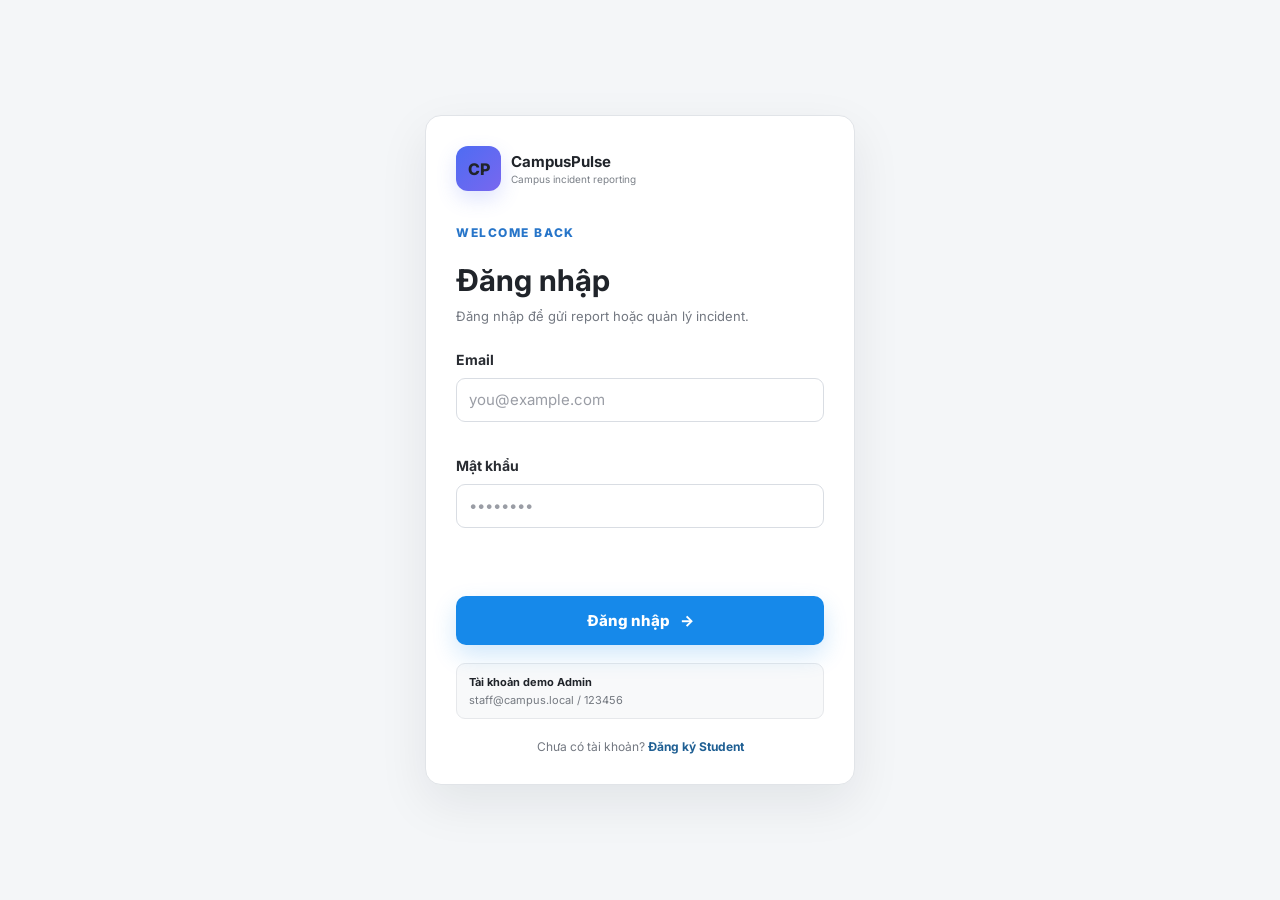
<file: templates/login.html>
<!doctype html>
<html lang="vi">
<head>
  <meta charset="utf-8" />
  <meta name="viewport" content="width=device-width, initial-scale=1" />
  <title>CampusPulse • Đăng nhập</title>
  <link rel="preconnect" href="https://fonts.googleapis.com">
  <link rel="preconnect" href="https://fonts.gstatic.com" crossorigin>
  <link href="https://fonts.googleapis.com/css2?family=Inter:wght@400;500;600;700;800&display=swap" rel="stylesheet">
  <link rel="stylesheet" href="/static/css/style.css" />
</head>
<body class="auth-page">
  <main class="auth-shell">
    <section class="auth-card">
      <a class="auth-brand" href="/login">
        <span class="brand-mark">CP</span>
        <span><strong>CampusPulse</strong><small>Campus incident reporting</small></span>
      </a>

      <div class="auth-heading">
        <span class="eyebrow">WELCOME BACK</span>
        <h1>Đăng nhập</h1>
        <p>Đăng nhập để gửi report hoặc quản lý incident.</p>
      </div>

      <form id="loginForm" class="auth-form" novalidate>
        <label class="field">
          <span class="field-label">Email</span>
          <input id="loginEmail" type="email" autocomplete="email" placeholder="you@example.com" required />
        </label>
        <label class="field">
          <span class="field-label">Mật khẩu</span>
          <input id="loginPassword" type="password" autocomplete="current-password" placeholder="••••••••" required />
        </label>
        <p id="loginError" class="auth-error"></p>
        <button id="loginBtn" class="submit-btn auth-submit" type="submit"><span>Đăng nhập</span><span>→</span></button>
      </form>

      <div class="auth-demo-note">
        <strong>Tài khoản demo Admin</strong>
        <span>staff@campus.local / 123456</span>
      </div>

      <p class="auth-switch">Chưa có tài khoản? <a href="/register">Đăng ký Student</a></p>
    </section>
  </main>
  <script src="/static/js/api.js"></script>
  <script src="/static/js/login.js"></script>
</body>
</html>
</file>
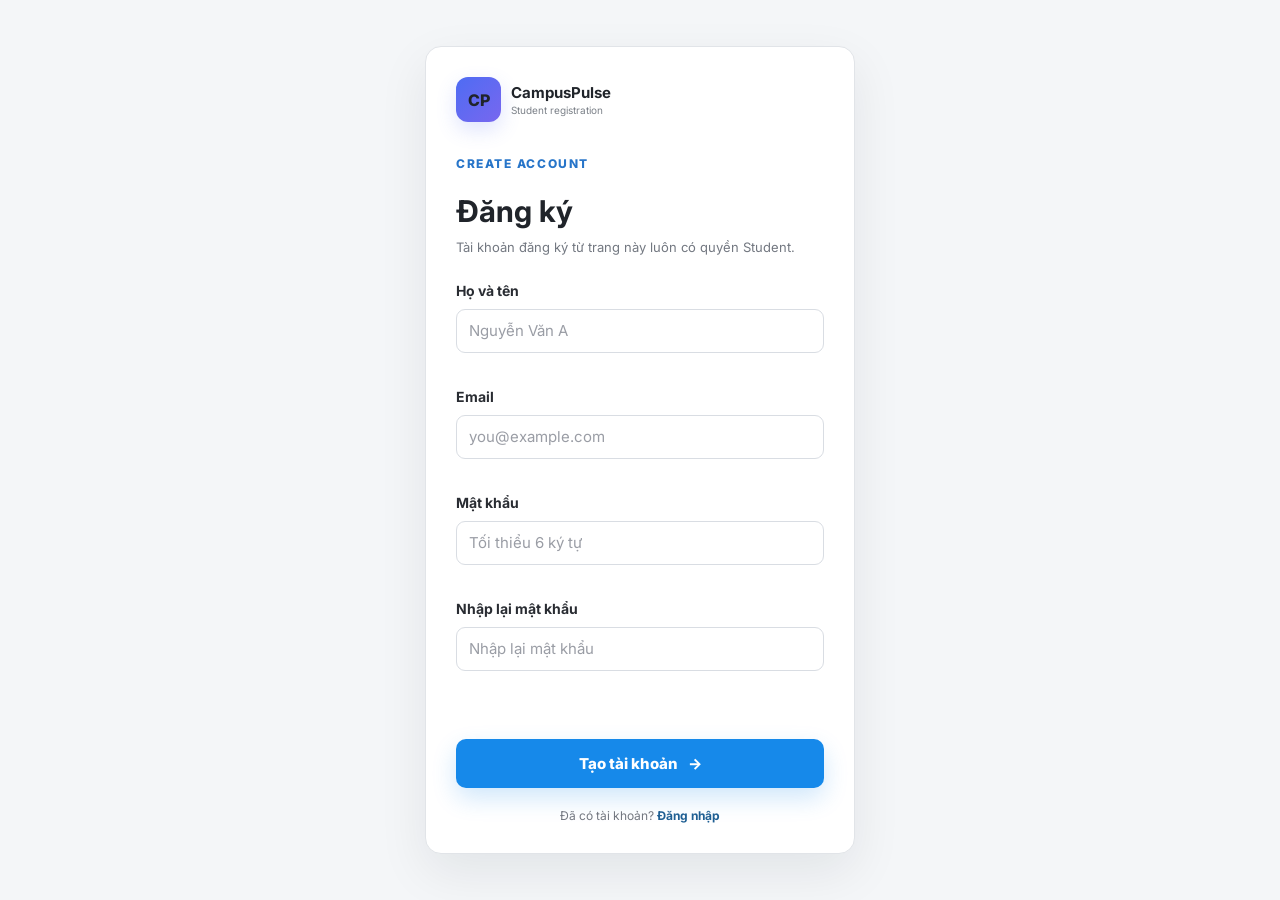
<file: templates/register.html>
<!doctype html>
<html lang="vi">
<head>
  <meta charset="utf-8" />
  <meta name="viewport" content="width=device-width, initial-scale=1" />
  <title>CampusPulse • Đăng ký</title>
  <link rel="preconnect" href="https://fonts.googleapis.com">
  <link rel="preconnect" href="https://fonts.gstatic.com" crossorigin>
  <link href="https://fonts.googleapis.com/css2?family=Inter:wght@400;500;600;700;800&display=swap" rel="stylesheet">
  <link rel="stylesheet" href="/static/css/style.css" />
</head>
<body class="auth-page">
  <main class="auth-shell">
    <section class="auth-card">
      <a class="auth-brand" href="/login">
        <span class="brand-mark">CP</span>
        <span><strong>CampusPulse</strong><small>Student registration</small></span>
      </a>

      <div class="auth-heading">
        <span class="eyebrow">CREATE ACCOUNT</span>
        <h1>Đăng ký</h1>
        <p>Tài khoản đăng ký từ trang này luôn có quyền Student.</p>
      </div>

      <form id="registerForm" class="auth-form" novalidate>
        <label class="field">
          <span class="field-label">Họ và tên</span>
          <input id="registerName" type="text" autocomplete="name" maxlength="100" placeholder="Nguyễn Văn A" required />
        </label>
        <label class="field">
          <span class="field-label">Email</span>
          <input id="registerEmail" type="email" autocomplete="email" placeholder="you@example.com" required />
        </label>
        <label class="field">
          <span class="field-label">Mật khẩu</span>
          <input id="registerPassword" type="password" autocomplete="new-password" minlength="6" maxlength="72" placeholder="Tối thiểu 6 ký tự" required />
        </label>
        <label class="field">
          <span class="field-label">Nhập lại mật khẩu</span>
          <input id="registerConfirm" type="password" autocomplete="new-password" minlength="6" maxlength="72" placeholder="Nhập lại mật khẩu" required />
        </label>
        <p id="registerError" class="auth-error"></p>
        <button id="registerBtn" class="submit-btn auth-submit" type="submit"><span>Tạo tài khoản</span><span>→</span></button>
      </form>

      <p class="auth-switch">Đã có tài khoản? <a href="/login">Đăng nhập</a></p>
    </section>
  </main>
  <script src="/static/js/api.js"></script>
  <script src="/static/js/register.js"></script>
</body>
</html>
</file>
<file: static/css/style.css>
:root {
  --bg: #07101f;
  --surface: rgba(15, 26, 48, 0.82);
  --surface-2: #101d35;
  --surface-3: #152541;
  --text: #f7f9ff;
  --muted: #9daccc;
  --line: rgba(255, 255, 255, 0.09);
  --blue: #5a7dff;
  --cyan: #16d6d0;
  --violet: #8d5bff;
  --green: #32d583;
  --yellow: #f6c85f;
  --orange: #ffb84d;
  --red: #ff6577;
  --shadow: 0 24px 70px rgba(0, 0, 0, 0.32);
}

* { box-sizing: border-box; }
html { scroll-behavior: smooth; }
body {
  margin: 0;
  min-height: 100vh;
  font-family: Inter, system-ui, -apple-system, BlinkMacSystemFont, "Segoe UI", sans-serif;
  color: var(--text);
  background: var(--bg);
}
a { color: inherit; text-decoration: none; }
button, input, select, textarea { font: inherit; }
button, select { cursor: pointer; }

/* ========================= STUDENT ========================= */
.student-body {
  overflow-x: hidden;
  background:
    radial-gradient(circle at 15% 20%, rgba(90, 125, 255, .22), transparent 32%),
    radial-gradient(circle at 80% 15%, rgba(141, 91, 255, .18), transparent 28%),
    linear-gradient(135deg, #07101f 0%, #09162b 48%, #081120 100%);
}

.ambient { position: fixed; border-radius: 50%; filter: blur(85px); pointer-events: none; opacity: .45; }
.ambient-one { width: 420px; height: 420px; background: #246cff; left: -180px; bottom: -150px; }
.ambient-two { width: 350px; height: 350px; background: #7b3fff; right: -140px; top: 120px; }

.topbar {
  width: min(1180px, calc(100% - 40px));
  margin: 0 auto;
  padding: 28px 0;
  display: flex;
  align-items: center;
  justify-content: space-between;
  position: relative;
  z-index: 2;
}

.brand { display: inline-flex; align-items: center; gap: 12px; }
.brand-mark {
  width: 42px; height: 42px; border-radius: 13px;
  display: grid; place-items: center;
  font-weight: 800; letter-spacing: -.5px;
  background: linear-gradient(135deg, var(--blue), var(--violet));
  box-shadow: 0 10px 28px rgba(90,125,255,.35);
}
.brand strong { display: block; font-size: 15px; }
.brand small { display: block; color: var(--muted); margin-top: 3px; font-size: 11px; }
.admin-link {
  color: #dce4ff; font-size: 13px; font-weight: 600;
  padding: 11px 15px; border: 1px solid var(--line); border-radius: 12px;
  background: rgba(255,255,255,.04);
}

.student-shell {
  width: min(1180px, calc(100% - 40px));
  margin: 0 auto;
  min-height: calc(100vh - 112px);
  display: grid;
  grid-template-columns: 1.05fr .95fr;
  gap: 78px;
  align-items: center;
  padding: 40px 0 70px;
  position: relative;
  z-index: 1;
}

.eyebrow {
  display: inline-block;
  color: #80e9e6;
  letter-spacing: .14em;
  font-weight: 800;
  font-size: 11px;
  margin-bottom: 16px;
}
.hero-copy h1, .dashboard-head h1 { margin: 0; letter-spacing: -.045em; }
.hero-copy h1 { font-size: clamp(44px, 5vw, 72px); line-height: 1.03; max-width: 700px; }
.hero-copy h1 span {
  background: linear-gradient(90deg, #86f5ee, #79a2ff 52%, #b397ff);
  -webkit-background-clip: text; background-clip: text; color: transparent;
}
.hero-copy > p { color: var(--muted); line-height: 1.8; max-width: 610px; font-size: 16px; margin: 24px 0 32px; }

.mini-stats { display: grid; grid-template-columns: repeat(3, 1fr); gap: 12px; max-width: 650px; }
.mini-stats div { padding: 15px 16px; border-radius: 15px; border: 1px solid var(--line); background: rgba(255,255,255,.035); }
.mini-stats strong { font-size: 13px; display: block; }
.mini-stats span { color: var(--muted); display: block; font-size: 10px; margin-top: 5px; line-height: 1.45; }

.report-card {
  background: linear-gradient(180deg, rgba(17,31,56,.95), rgba(10,21,40,.94));
  border: 1px solid rgba(151, 176, 255, .16);
  box-shadow: var(--shadow);
  border-radius: 26px;
  padding: 26px;
  backdrop-filter: blur(18px);
}
.card-heading { display: flex; align-items: center; justify-content: space-between; margin-bottom: 24px; }
.card-heading > div { display: flex; align-items: center; gap: 9px; }
.status-dot { width: 9px; height: 9px; border-radius: 50%; background: var(--cyan); box-shadow: 0 0 0 5px rgba(22,214,208,.11); }
.card-kicker { color: #cdd7f2; font-size: 11px; font-weight: 800; letter-spacing: .12em; }
.badge { padding: 7px 10px; border-radius: 999px; background: rgba(90,125,255,.13); color: #9fb3ff; font-weight: 700; font-size: 11px; border: 1px solid rgba(90,125,255,.25); }

.field { display: block; margin-bottom: 18px; }
.field-label { display: block; font-size: 12px; font-weight: 700; margin-bottom: 9px; color: #e8edff; }
.field-label b { color: #7fb3ff; }
select, textarea, input, .search-box {
  width: 100%;
  color: #eef2ff;
  background: rgba(5, 13, 26, .74);
  border: 1px solid rgba(255,255,255,.10);
  border-radius: 14px;
  outline: none;
  transition: .2s ease;
}
select { padding: 14px 42px 14px 14px; appearance: none; }
input { padding: 14px; }
input:disabled { opacity: .48; cursor: not-allowed; }
.select-wrap { position: relative; }
.select-wrap::after { content: "⌄"; position: absolute; right: 16px; top: 50%; transform: translateY(-54%); color: #9daed1; pointer-events: none; }
textarea { resize: vertical; min-height: 138px; padding: 14px; line-height: 1.6; }
select:focus, textarea:focus, input:focus, .search-box:focus-within { border-color: rgba(90,125,255,.75); box-shadow: 0 0 0 4px rgba(90,125,255,.10); }
textarea::placeholder, input::placeholder { color: #5f7093; }
.textarea-meta { display: flex; justify-content: space-between; gap: 10px; color: #657696; margin-top: 6px; font-size: 10px; }
.field-error { display: block; color: #ff8592; min-height: 13px; margin-top: 6px; font-size: 10px; }
.field-help { display: block; color: #637697; font-size: 9px; line-height: 1.45; margin-top: 6px; }
.location-grid { display: grid; grid-template-columns: 1fr 1fr; gap: 12px; }

.submit-btn {
  width: 100%; border: 0; border-radius: 15px; padding: 14px 15px;
  display: flex; align-items: center; justify-content: center; gap: 10px;
  color: white; font-weight: 800;
  background: linear-gradient(90deg, #4f78ff, #7a58ff);
  box-shadow: 0 14px 30px rgba(89, 91, 255, .28);
  transition: transform .18s ease, filter .18s ease;
}
.submit-btn:hover { transform: translateY(-1px); filter: brightness(1.06); }
.submit-btn:disabled { opacity: .55; cursor: not-allowed; transform: none; }
.submit-icon { font-size: 16px; }
.form-note { margin: 12px 0 0; text-align: center; color: #60708f; font-size: 10px; }

.toast {
  position: fixed; right: 24px; bottom: 24px; z-index: 99;
  display: flex; gap: 12px; align-items: center;
  padding: 14px 16px; min-width: 350px;
  border: 1px solid rgba(50,213,131,.24);
  background: rgba(8, 27, 27, .96); border-radius: 16px;
  box-shadow: var(--shadow); transform: translateY(140%); opacity: 0; transition: .28s ease;
}
.toast.show { transform: translateY(0); opacity: 1; }
.toast-icon { width: 34px; height: 34px; border-radius: 50%; display: grid; place-items: center; background: rgba(50,213,131,.15); color: var(--green); font-weight: 800; }
.toast strong, .toast span { display: block; }
.toast strong { font-size: 12px; }
.toast span { color: #91a4aa; font-size: 10px; margin-top: 4px; max-width: 310px; line-height: 1.45; }

/* ========================= ADMIN COMMON ========================= */
.admin-body { background: #08111f; display: grid; grid-template-columns: 238px 1fr; }
.sidebar {
  position: sticky; top: 0; height: 100vh;
  padding: 24px 18px; border-right: 1px solid var(--line);
  background: linear-gradient(180deg, #0a1527, #09111f);
  display: flex; flex-direction: column;
}
.brand-sidebar { padding: 0 6px 24px; border-bottom: 1px solid var(--line); }
.nav-stack { display: grid; gap: 7px; margin-top: 22px; }
.nav-item { color: #8fa0bf; padding: 11px 12px; border-radius: 12px; font-size: 12px; font-weight: 650; display: flex; align-items: center; gap: 10px; }
.nav-item.active, .nav-item:hover { color: #f4f7ff; background: rgba(90,125,255,.10); }
.nav-item.active { border: 1px solid rgba(90,125,255,.15); }
.sidebar-footer { margin-top: auto; color: #71819f; font-size: 10px; padding: 10px 6px 2px; }
.live-pill { display: inline-flex; align-items: center; gap: 7px; color: #8edfb6; font-size: 10px; font-weight: 700; }
.live-pill span { width: 7px; height: 7px; border-radius: 50%; background: var(--green); box-shadow: 0 0 0 4px rgba(50,213,131,.11); }

.dashboard { padding: 34px clamp(24px, 4vw, 58px) 60px; min-width: 0; }
.dashboard-head { display: flex; justify-content: space-between; gap: 24px; align-items: flex-end; }
.dashboard-head h1 { font-size: clamp(32px, 4vw, 48px); }
.dashboard-head p { color: var(--muted); margin: 10px 0 0; font-size: 13px; line-height: 1.6; }
.head-actions { display: flex; align-items: center; gap: 12px; }
.last-updated { color: #667695; font-size: 10px; }
.refresh-btn, .clear-filters-btn {
  border: 1px solid var(--line); color: #dbe4ff;
  background: rgba(255,255,255,.035); padding: 10px 13px; border-radius: 11px; font-weight: 700; font-size: 11px;
}
.refresh-btn:hover, .clear-filters-btn:hover { background: rgba(255,255,255,.065); }

.metrics-grid { display: grid; grid-template-columns: repeat(4, 1fr); gap: 14px; margin-top: 30px; }
.metric-card {
  padding: 18px; min-height: 130px; border-radius: 18px;
  border: 1px solid var(--line); background: linear-gradient(180deg, rgba(17,30,52,.92), rgba(12,22,40,.9));
  display: flex; flex-direction: column; justify-content: space-between;
}
.metric-card span { color: #98a8c7; font-size: 11px; font-weight: 700; }
.metric-card strong { font-size: 34px; letter-spacing: -.04em; margin: 8px 0; }
.metric-card small { color: #5f708e; font-size: 9px; }
.metric-primary { background: linear-gradient(135deg, rgba(77,113,255,.24), rgba(101,62,211,.18)); border-color: rgba(91,122,255,.24); }
.metric-danger { background: linear-gradient(135deg, rgba(255,101,119,.13), rgba(74,19,31,.16)); border-color: rgba(255,101,119,.19); }
.metric-warning { background: linear-gradient(135deg, rgba(246,200,95,.11), rgba(78,58,18,.14)); border-color: rgba(246,200,95,.18); }
.metric-success { background: linear-gradient(135deg, rgba(50,213,131,.10), rgba(17,69,48,.14)); border-color: rgba(50,213,131,.18); }

.reports-panel { margin-top: 20px; padding: 21px; border-radius: 20px; border: 1px solid var(--line); background: rgba(12,22,39,.78); }
.panel-head { display: flex; align-items: center; justify-content: space-between; gap: 20px; }
.panel-head h2 { margin: 0; font-size: 16px; }
.panel-head p { color: #71819f; font-size: 10px; margin: 6px 0 0; line-height: 1.55; }
.empty-state { text-align: center; padding: 48px 20px 34px; color: #667795; }
.empty-state div { font-size: 35px; }
.empty-state h3 { color: #aab7d0; margin: 10px 0 5px; font-size: 13px; }
.empty-state p { font-size: 10px; }
.hidden { display: none !important; }

/* ========================= INCIDENT DASHBOARD ========================= */
.incident-list { display: grid; gap: 12px; margin-top: 18px; }
.incident-row {
  position: relative;
  display: grid;
  grid-template-columns: 6px 82px 1.35fr .9fr .55fr 1fr 48px;
  gap: 16px;
  align-items: center;
  min-height: 86px;
  padding: 14px 14px 14px 0;
  border-radius: 16px;
  border: 1px solid transparent;
  transition: .18s ease;
}
.incident-row:hover { transform: translateY(-1px); filter: brightness(1.04); }
.incident-new {
  background: linear-gradient(90deg, rgba(255,101,119,.16), rgba(255,101,119,.055) 48%, rgba(17,28,48,.72));
  border-color: rgba(255,101,119,.30);
}
.incident-processing {
  background: linear-gradient(90deg, rgba(246,200,95,.15), rgba(246,200,95,.052) 48%, rgba(17,28,48,.72));
  border-color: rgba(246,200,95,.28);
}
.incident-done {
  background: linear-gradient(90deg, rgba(50,213,131,.14), rgba(50,213,131,.045) 48%, rgba(17,28,48,.72));
  border-color: rgba(50,213,131,.27);
}
.incident-accent { width: 6px; height: 100%; border-radius: 16px 0 0 16px; }
.incident-new .incident-accent { background: var(--red); box-shadow: 0 0 22px rgba(255,101,119,.35); }
.incident-processing .incident-accent { background: var(--yellow); box-shadow: 0 0 22px rgba(246,200,95,.28); }
.incident-done .incident-accent { background: var(--green); box-shadow: 0 0 22px rgba(50,213,131,.25); }
.incident-id-block { display: grid; gap: 4px; }
.incident-label { color: #687997; font-size: 8px; font-weight: 800; letter-spacing: .12em; }
.incident-id-block strong { font-size: 15px; }
.incident-main strong { display: block; font-size: 12px; }
.incident-main span { color: #8393b2; display: block; margin-top: 5px; font-size: 9px; }
.incident-location span, .incident-room span { display: block; color: #687997; font-size: 8px; margin-bottom: 5px; }
.incident-location strong, .incident-room strong { font-size: 10px; }
.incident-status-block { display: grid; justify-items: start; gap: 6px; }
.report-time { color: #71819f; font-size: 8px; }
.status-pill { display: inline-flex; align-items: center; border-radius: 999px; padding: 6px 9px; font-size: 8px; font-weight: 800; white-space: nowrap; }
.status-pill-new { color: #ff9da8; background: rgba(255,101,119,.15); border: 1px solid rgba(255,101,119,.20); }
.status-pill-processing { color: #ffe095; background: rgba(246,200,95,.14); border: 1px solid rgba(246,200,95,.19); }
.status-pill-done { color: #82ebb1; background: rgba(50,213,131,.14); border: 1px solid rgba(50,213,131,.18); }
.status-pill-collecting { color: #9aafff; background: rgba(90,125,255,.13); border: 1px solid rgba(90,125,255,.18); }

.status-menu-wrap { position: relative; justify-self: end; }
.dots-btn {
  width: 38px; height: 34px; border-radius: 10px;
  border: 1px solid rgba(255,255,255,.10); background: rgba(4,11,22,.44);
  display: flex; align-items: center; justify-content: center; gap: 4px;
}
.dots-btn:hover { background: rgba(255,255,255,.07); }
.dots-btn span { width: 4px; height: 4px; border-radius: 50%; background: #c4cee3; }
.status-menu {
  position: absolute; right: 0; top: 42px; z-index: 20;
  width: 170px; padding: 6px;
  border: 1px solid rgba(255,255,255,.11); border-radius: 12px;
  background: #0b1729; box-shadow: 0 18px 45px rgba(0,0,0,.38);
}
.status-menu-item {
  width: 100%; border: 0; background: transparent; color: #b8c3d9;
  display: flex; align-items: center; gap: 9px; text-align: left;
  padding: 9px 10px; border-radius: 8px; font-size: 10px;
}
.status-menu-item:hover, .status-menu-item.selected { background: rgba(255,255,255,.06); color: white; }
.menu-status-dot { width: 7px; height: 7px; border-radius: 50%; }
.menu-new { background: var(--red); }
.menu-processing { background: var(--yellow); }
.menu-done { background: var(--green); }

/* ========================= ADMIN REPORTS ========================= */
.reports-summary-grid { display: grid; grid-template-columns: repeat(3, minmax(0, 1fr)); gap: 12px; margin-top: 26px; }
.summary-chip {
  padding: 15px 17px; border-radius: 15px; border: 1px solid var(--line);
  background: rgba(255,255,255,.026); display: flex; align-items: center; justify-content: space-between; gap: 16px;
}
.summary-chip span { color: #7e8eaa; font-size: 9px; }
.summary-chip strong { font-size: 14px; }
.report-filters {
  display: grid;
  grid-template-columns: 1.5fr repeat(5, minmax(120px, .65fr)) auto;
  gap: 9px;
  margin-top: 18px;
}
.report-filters select { padding: 11px 34px 11px 11px; font-size: 9px; border-radius: 11px; }
.reports-search { display: flex; align-items: center; gap: 8px; padding: 0 12px; border-radius: 11px; }
.reports-search span { color: #71829f; }
.reports-search input { padding: 11px 0; border: 0; background: transparent; box-shadow: none !important; font-size: 10px; }
.clear-filters-btn { white-space: nowrap; }
.cluster-list { display: grid; gap: 16px; margin-top: 18px; }
.cluster-card {
  border: 1px solid var(--line); border-radius: 18px; overflow: hidden;
  background: linear-gradient(180deg, rgba(16,29,50,.86), rgba(10,20,36,.86));
}
.cluster-card.cluster-new { border-color: rgba(255,101,119,.24); }
.cluster-card.cluster-processing { border-color: rgba(246,200,95,.22); }
.cluster-card.cluster-done { border-color: rgba(50,213,131,.21); }
.cluster-card.cluster-collecting { border-color: rgba(90,125,255,.20); }
.cluster-head { padding: 17px 18px; display: flex; align-items: flex-start; justify-content: space-between; gap: 20px; border-bottom: 1px solid var(--line); }
.cluster-kicker { color: #7e90b1; font-size: 8px; text-transform: uppercase; letter-spacing: .12em; font-weight: 800; }
.cluster-title-block h3 { margin: 6px 0 7px; font-size: 15px; }
.cluster-location-line { display: flex; gap: 8px; color: #91a1bd; font-size: 10px; }
.cluster-badges { display: flex; align-items: center; gap: 8px; }
.count-badge { color: #c0cbe1; background: rgba(255,255,255,.055); border: 1px solid var(--line); border-radius: 999px; padding: 6px 9px; font-size: 8px; font-weight: 700; }
.cluster-stats { display: grid; grid-template-columns: repeat(3, 1fr); gap: 1px; background: var(--line); }
.cluster-stats > div { background: #0c1729; padding: 12px 18px; }
.cluster-stats span { display: block; color: #687997; font-size: 8px; margin-bottom: 5px; }
.cluster-stats strong { font-size: 9px; color: #b9c5da; font-weight: 600; }
.cluster-report-section { padding: 16px 18px 18px; }
.cluster-report-heading { display: flex; justify-content: space-between; gap: 16px; align-items: center; margin-bottom: 11px; }
.cluster-report-heading strong { font-size: 10px; }
.cluster-report-heading span { color: #647593; font-size: 8px; }
.raw-report-list { display: grid; gap: 8px; }
.raw-report-card { padding: 12px 13px; border-radius: 12px; border: 1px solid rgba(255,255,255,.065); background: rgba(255,255,255,.022); }
.raw-report-topline { display: flex; justify-content: space-between; gap: 12px; align-items: center; }
.raw-report-topline strong { font-size: 9px; }
.raw-report-topline span { color: #657695; font-size: 8px; }
.raw-report-card p { margin: 8px 0 10px; color: #bdc8dc; line-height: 1.55; font-size: 10px; }
.raw-report-meta { display: flex; flex-wrap: wrap; gap: 6px; }
.raw-report-meta span { color: #8090ac; background: rgba(255,255,255,.035); border-radius: 7px; padding: 4px 6px; font-size: 7px; }

/* ========================= RESPONSIVE ========================= */
@media (max-width: 1250px) {
  .report-filters { grid-template-columns: repeat(3, 1fr); }
  .reports-search { grid-column: span 2; }
}

@media (max-width: 1050px) {
  .student-shell { gap: 34px; }
  .metrics-grid { grid-template-columns: repeat(2, 1fr); }
  .incident-row { grid-template-columns: 6px 70px 1fr 1fr 70px 48px; }
  .incident-room { grid-column: 4; }
  .incident-status-block { grid-column: 5; }
}

@media (max-width: 800px) {
  .student-shell { grid-template-columns: 1fr; padding-top: 20px; }
  .hero-copy { text-align: center; }
  .hero-copy > p { margin-left: auto; margin-right: auto; }
  .mini-stats { margin: 0 auto; }
  .admin-body { display: block; }
  .sidebar { position: static; height: auto; flex-direction: row; align-items: center; gap: 10px; overflow-x: auto; }
  .brand-sidebar { border: 0; padding: 0; margin-right: 10px; }
  .nav-stack { display: flex; margin: 0; }
  .sidebar-footer { display: none; }
  .incident-row { grid-template-columns: 6px 65px 1fr 80px 48px; }
  .incident-location { grid-column: 3; }
  .incident-room { grid-column: 4; }
  .incident-status-block { grid-column: 3 / 5; }
  .status-menu-wrap { grid-column: 5; grid-row: 1 / span 2; }
  .cluster-stats { grid-template-columns: 1fr; }
  .report-filters { grid-template-columns: 1fr 1fr; }
  .reports-search { grid-column: 1 / -1; }
}

@media (max-width: 600px) {
  .topbar { width: min(100% - 26px, 1180px); }
  .admin-link { font-size: 10px; }
  .student-shell { width: min(100% - 26px, 1180px); }
  .hero-copy h1 { font-size: 42px; }
  .mini-stats, .location-grid { grid-template-columns: 1fr; }
  .report-card { padding: 20px; }
  .dashboard { padding: 26px 15px 50px; }
  .dashboard-head { align-items: flex-start; flex-direction: column; }
  .metrics-grid, .reports-summary-grid, .report-filters { grid-template-columns: 1fr; }
  .reports-search { grid-column: auto; }
  .incident-row { grid-template-columns: 6px 1fr 48px; padding-right: 10px; gap: 11px; }
  .incident-id-block, .incident-main, .incident-location, .incident-room, .incident-status-block { grid-column: 2; }
  .status-menu-wrap { grid-column: 3; grid-row: 1 / span 5; align-self: start; }
  .cluster-head { flex-direction: column; }
  .cluster-badges { flex-wrap: wrap; }
  .raw-report-topline { align-items: flex-start; flex-direction: column; gap: 4px; }
  .toast { left: 13px; right: 13px; min-width: 0; }
}

/* ========================= V3 LIGHT / CLEAN VISUAL OVERRIDES =========================
   Chỉ thay đổi presentation. Không thay đổi HTML structure, JS logic hay API flow.
   Visual direction: sáng, trung tính, nhiều khoảng trắng, đường viền mảnh giống reference UI.
=============================================================================== */
:root {
  --bg: #f2f3f5;
  --surface: #ffffff;
  --surface-2: #f8f8f9;
  --surface-3: #f1f3f5;
  --text: #16181d;
  --muted: #74777f;
  --line: #e4e6ea;
  --blue: #1689ea;
  --cyan: #1689ea;
  --violet: #5b67e8;
  --green: #1689ea;
  --yellow: #1689ea;
  --orange: #1689ea;
  --red: #1689ea;
  --shadow: 0 18px 45px rgba(19, 24, 35, 0.08);
}

body {
  color: var(--text);
  background: var(--bg);
  font-size: 16px;
}

/* ---------- Student ---------- */
.student-body {
  background: #f2f3f5;
}

.ambient {
  opacity: .15;
  filter: blur(110px);
}
.ambient-one { background: #9dcfff; }
.ambient-two { background: #c8c5ff; }

.topbar {
  width: min(1220px, calc(100% - 48px));
  padding: 30px 0;
}

.brand { gap: 13px; }
.brand-mark {
  width: 45px;
  height: 45px;
  border-radius: 12px;
  background: linear-gradient(135deg, #4e6cf3, #7867ef);
  box-shadow: 0 8px 20px rgba(78,108,243,.18);
}
.brand strong { color: #191b20; font-size: 17px; }
.brand small { color: #777b84; font-size: 12px; }

.admin-link {
  color: #31343a;
  font-size: 14px;
  padding: 12px 17px;
  border: 1px solid #dedfe3;
  border-radius: 10px;
  background: #ffffff;
  box-shadow: 0 4px 12px rgba(20,25,35,.04);
}
.admin-link:hover { background: #f8f8f9; }

.student-shell {
  width: min(1220px, calc(100% - 48px));
  gap: 82px;
}

.eyebrow {
  color: #2775c9;
  font-size: 12px;
  letter-spacing: .13em;
}
.hero-copy h1 {
  color: #15171b;
  font-size: clamp(48px, 5vw, 74px);
}
.hero-copy h1 span {
  background: none;
  -webkit-background-clip: initial;
  background-clip: initial;
  color: #347fd1;
}
.hero-copy > p {
  color: #696d76;
  font-size: 17px;
  line-height: 1.75;
}

.mini-stats div {
  padding: 17px 18px;
  border-radius: 12px;
  border: 1px solid #e0e2e6;
  background: rgba(255,255,255,.82);
  box-shadow: 0 5px 18px rgba(23,29,41,.035);
}
.mini-stats strong { color: #24272d; font-size: 14px; }
.mini-stats span { color: #777b84; font-size: 11px; }

.report-card {
  background: #ffffff;
  border: 1px solid #dedfe4;
  box-shadow: 0 20px 55px rgba(19,24,35,.08);
  border-radius: 20px;
  padding: 30px;
  backdrop-filter: none;
}
.card-kicker { color: #34383f; font-size: 12px; }
.status-dot {
  background: #1689ea;
  box-shadow: 0 0 0 5px rgba(22,137,234,.10);
}
.badge {
  background: #edf5fe;
  color: #266cae;
  border: 1px solid #d5e8fb;
  font-size: 12px;
}
.field { margin-bottom: 20px; }
.field-label {
  color: #292c32;
  font-size: 14px;
  margin-bottom: 10px;
}
.field-label b { color: #1689ea; }

select, textarea, input, .search-box {
  color: #202329;
  background: #ffffff;
  border: 1px solid #dfe1e5;
  border-radius: 10px;
}
select { padding: 14px 42px 14px 14px; font-size: 15px; }
input { padding: 14px; font-size: 15px; }
textarea {
  min-height: 150px;
  padding: 14px;
  font-size: 15px;
  line-height: 1.65;
}
.select-wrap::after { color: #777b84; }
select:focus, textarea:focus, input:focus, .search-box:focus-within {
  border-color: #86bdec;
  box-shadow: 0 0 0 4px rgba(22,137,234,.09);
}
textarea::placeholder, input::placeholder { color: #9a9da5; }
.textarea-meta { color: #8b8f98; font-size: 11px; }
.field-error { color: #c74452; font-size: 11px; }
.field-help { color: #858991; font-size: 10.5px; }

.submit-btn {
  border-radius: 10px;
  padding: 15px 16px;
  font-size: 15px;
  background: #1689ea;
  box-shadow: 0 10px 24px rgba(22,137,234,.20);
}
.submit-btn:hover { filter: none; background: #0f7ed9; }
.form-note { color: #888c95; font-size: 11px; }

.toast {
  border: 1px solid #dce6f0;
  background: #ffffff;
  color: #1d2025;
  box-shadow: 0 16px 45px rgba(20,25,35,.13);
}
.toast-icon { background: #edf5fe; color: #1689ea; }
.toast strong { font-size: 13px; }
.toast span { color: #737780; font-size: 11px; }

/* ---------- Admin shell ---------- */
.admin-body {
  background: #f2f3f5;
  grid-template-columns: 260px 1fr;
}
.sidebar {
  padding: 28px 20px;
  border-right: 1px solid #e1e3e6;
  background: #f7f7f8;
}
.brand-sidebar { border-bottom: 1px solid #e1e3e6; }
.nav-stack { gap: 8px; margin-top: 24px; }
.nav-item {
  color: #676b73;
  padding: 13px 14px;
  border-radius: 9px;
  font-size: 14px;
  font-weight: 550;
}
.nav-item.active, .nav-item:hover {
  color: #1c1f24;
  background: #ffffff;
  box-shadow: 0 4px 14px rgba(20,25,35,.05);
}
.nav-item.active { border: 1px solid #e1e3e6; }
.sidebar-footer { color: #8a8d94; font-size: 11px; }
.live-pill { color: #4f5965; font-size: 11px; }
.live-pill span { background: #1689ea; box-shadow: 0 0 0 4px rgba(22,137,234,.10); }

.dashboard {
  padding: 38px clamp(28px, 4vw, 64px) 64px;
  background: #ffffff;
  min-height: 100vh;
}
.dashboard-head { align-items: center; }
.dashboard-head h1 {
  color: #14161a;
  font-size: clamp(38px, 4vw, 52px);
  letter-spacing: -.04em;
}
.dashboard-head p {
  color: #747880;
  margin-top: 12px;
  font-size: 15px;
}
.dashboard .eyebrow { color: #757982; }
.last-updated { color: #91959e; font-size: 11px; }
.refresh-btn, .clear-filters-btn {
  border: 1px solid #dfe1e5;
  color: #30343a;
  background: #ffffff;
  padding: 11px 14px;
  border-radius: 9px;
  font-size: 12px;
}
.refresh-btn:hover, .clear-filters-btn:hover { background: #f6f7f8; }

/* ---------- Metrics: same neutral visual language ---------- */
.metrics-grid { gap: 14px; margin-top: 32px; }
.metric-card,
.metric-primary,
.metric-danger,
.metric-warning,
.metric-success {
  padding: 20px;
  min-height: 134px;
  border-radius: 13px;
  border: 1px solid #e1e3e6;
  background: #ffffff;
  box-shadow: 0 5px 18px rgba(20,25,35,.035);
}
.metric-card span { color: #71757e; font-size: 13px; }
.metric-card strong { color: #17191d; font-size: 36px; }
.metric-card small { color: #90949c; font-size: 11px; }

.reports-panel {
  margin-top: 22px;
  padding: 24px;
  border-radius: 14px;
  border: 1px solid #e0e2e5;
  background: #ffffff;
  box-shadow: 0 5px 22px rgba(19,24,35,.035);
}
.panel-head h2 { color: #1e2126; font-size: 19px; }
.panel-head p { color: #83878f; font-size: 12px; }
.empty-state { color: #9498a0; }
.empty-state h3 { color: #555961; font-size: 15px; }
.empty-state p { font-size: 12px; }

/* ---------- Incident dashboard ---------- */
.incident-list { gap: 10px; margin-top: 20px; }
.incident-row,
.incident-new,
.incident-processing,
.incident-done {
  min-height: 92px;
  padding: 16px 16px 16px 0;
  border-radius: 11px;
  border: 1px solid #e4e5e8;
  background: #ffffff;
  box-shadow: none;
}
.incident-row:hover {
  transform: translateY(-1px);
  filter: none;
  border-color: #cfd3d8;
  box-shadow: 0 7px 20px rgba(20,25,35,.055);
}
.incident-accent,
.incident-new .incident-accent,
.incident-processing .incident-accent,
.incident-done .incident-accent {
  background: #1689ea;
  box-shadow: none;
}
.incident-label { color: #8b8f97; font-size: 10px; }
.incident-id-block strong { color: #17191d; font-size: 17px; }
.incident-main strong { color: #22252a; font-size: 15px; }
.incident-main span { color: #858991; font-size: 11px; }
.incident-location span, .incident-room span { color: #8b8f97; font-size: 10px; }
.incident-location strong, .incident-room strong { color: #25282d; font-size: 13px; }
.report-time { color: #8f939b; font-size: 10px; }

/* Toàn bộ trạng thái dùng cùng một màu, bất kể giá trị status. */
.status-pill,
.status-pill-new,
.status-pill-processing,
.status-pill-done,
.status-pill-collecting {
  color: #1666aa;
  background: #edf5fe;
  border: 1px solid #d2e6f9;
  font-size: 11px;
  padding: 7px 10px;
}

.dots-btn {
  width: 40px;
  height: 36px;
  border-radius: 8px;
  border: 1px solid #e0e2e5;
  background: #ffffff;
}
.dots-btn:hover { background: #f6f7f8; }
.dots-btn span { background: #555961; }
.status-menu {
  width: 180px;
  border: 1px solid #dedfe3;
  border-radius: 10px;
  background: #ffffff;
  box-shadow: 0 18px 45px rgba(20,25,35,.13);
}
.status-menu-item {
  color: #555961;
  padding: 10px 11px;
  font-size: 12px;
}
.status-menu-item:hover, .status-menu-item.selected {
  background: #f1f6fb;
  color: #1e5483;
}
.menu-status-dot,
.menu-new,
.menu-processing,
.menu-done { background: #1689ea; }

/* ---------- Reports explorer ---------- */
.reports-summary-grid { gap: 12px; margin-top: 28px; }
.summary-chip {
  padding: 17px 18px;
  border-radius: 11px;
  border: 1px solid #e1e3e6;
  background: #ffffff;
}
.summary-chip span { color: #777b83; font-size: 12px; }
.summary-chip strong { color: #1d2025; font-size: 16px; }

.report-filters { gap: 10px; margin-top: 20px; }
.report-filters select {
  padding: 12px 34px 12px 12px;
  font-size: 12px;
  border-radius: 9px;
}
.reports-search { border-radius: 9px; background: #ffffff; }
.reports-search span { color: #8a8e96; }
.reports-search input { color: #22252a; font-size: 12px; }

.cluster-list { gap: 16px; margin-top: 20px; }
.cluster-card,
.cluster-card.cluster-new,
.cluster-card.cluster-processing,
.cluster-card.cluster-done,
.cluster-card.cluster-collecting {
  border: 1px solid #e1e3e6;
  border-radius: 12px;
  background: #ffffff;
  box-shadow: 0 5px 18px rgba(20,25,35,.03);
}
.cluster-head {
  padding: 19px 20px;
  border-bottom: 1px solid #e6e7ea;
}
.cluster-kicker { color: #8d9199; font-size: 10px; }
.cluster-title-block h3 { color: #202328; font-size: 18px; }
.cluster-location-line { color: #747880; font-size: 12px; }
.count-badge {
  color: #555961;
  background: #f6f7f8;
  border: 1px solid #e2e4e7;
  font-size: 11px;
  padding: 7px 10px;
}
.cluster-stats { background: #e8e9ec; }
.cluster-stats > div { background: #fafafa; padding: 14px 20px; }
.cluster-stats span { color: #8b8f97; font-size: 10px; }
.cluster-stats strong { color: #4e5259; font-size: 12px; }
.cluster-report-section { padding: 18px 20px 20px; }
.cluster-report-heading strong { color: #2b2e34; font-size: 13px; }
.cluster-report-heading span { color: #8e929a; font-size: 10px; }
.raw-report-list { gap: 9px; }
.raw-report-card {
  padding: 14px 15px;
  border-radius: 9px;
  border: 1px solid #e7e8eb;
  background: #fafafa;
}
.raw-report-topline strong { color: #30333a; font-size: 12px; }
.raw-report-topline span { color: #92969e; font-size: 10px; }
.raw-report-card p { color: #555960; font-size: 13px; line-height: 1.6; }
.raw-report-meta span {
  color: #656970;
  background: #f0f1f3;
  border: 1px solid #e4e5e8;
  font-size: 10px;
  padding: 5px 7px;
}

@media (max-width: 800px) {
  .sidebar { background: #f7f7f8; }
  .dashboard { background: #ffffff; }
}

@media (max-width: 600px) {
  body { font-size: 15px; }
  .admin-link { font-size: 12px; }
  .dashboard-head h1 { font-size: 36px; }
  .panel-head h2 { font-size: 18px; }
  .incident-main strong { font-size: 14px; }
}

/* ========================= V4 ADMIN DASHBOARD / REFERENCE-TUNED =========================
   Scope: /admin only. Visual refinement based on the provided clean light reference.
   No JS/API/business logic changes. No new features. Structure is preserved.
=============================================================================== */

.admin-dashboard-page {
  background: #f3f3f4;
  grid-template-columns: 260px minmax(0, 1fr);
  color: #1f2328;
}

.admin-dashboard-page .sidebar {
  padding: 24px 20px;
  background: #f5f5f6;
  border-right: 1px solid #e3e4e6;
}

.admin-dashboard-page .brand-sidebar {
  min-height: 68px;
  padding: 0 6px 22px;
  border-bottom: 1px solid #e3e4e6;
}

.admin-dashboard-page .brand {
  gap: 12px;
}

.admin-dashboard-page .brand-mark {
  width: 40px;
  height: 40px;
  border-radius: 9px;
  color: #ffffff;
  background: #5865e8;
  box-shadow: none;
  font-size: 14px;
}

.admin-dashboard-page .brand strong {
  color: #202328;
  font-size: 15px;
  font-weight: 700;
  letter-spacing: -.01em;
}

.admin-dashboard-page .brand small {
  margin-top: 3px;
  color: #7b7f86;
  font-size: 11px;
}

.admin-dashboard-page .nav-stack {
  gap: 7px;
  margin-top: 24px;
}

.admin-dashboard-page .nav-item {
  padding: 12px 13px;
  border: 1px solid transparent;
  border-radius: 9px;
  color: #5f636a;
  font-size: 13px;
  font-weight: 500;
  box-shadow: none;
}

.admin-dashboard-page .nav-item span {
  color: #5f636a;
}

.admin-dashboard-page .nav-item.active,
.admin-dashboard-page .nav-item:hover {
  color: #202328;
  background: #ffffff;
  border-color: #e2e3e5;
  box-shadow: 0 1px 2px rgba(15, 23, 42, .03);
}

.admin-dashboard-page .sidebar-footer {
  padding: 12px 6px 2px;
  color: #92959b;
  font-size: 10px;
}

.admin-dashboard-page .live-pill {
  color: #61656c;
  font-size: 10px;
  font-weight: 600;
}

.admin-dashboard-page .live-pill span {
  width: 7px;
  height: 7px;
  background: #2389e8;
  box-shadow: 0 0 0 3px rgba(35, 137, 232, .10);
}

.admin-dashboard-page .dashboard {
  min-height: 100vh;
  padding: 30px clamp(26px, 3.2vw, 48px) 52px;
  background: #fafafa;
}

.admin-dashboard-page .dashboard-head {
  align-items: flex-end;
  gap: 28px;
  margin-bottom: 0;
}

.admin-dashboard-page .dashboard .eyebrow {
  margin-bottom: 10px;
  color: #7a7e85;
  font-size: 10px;
  font-weight: 700;
  letter-spacing: .13em;
}

.admin-dashboard-page .dashboard-head h1 {
  color: #1e2126;
  font-size: clamp(30px, 3vw, 38px);
  font-weight: 700;
  letter-spacing: -.035em;
  line-height: 1.08;
}

.admin-dashboard-page .dashboard-head p {
  margin-top: 10px;
  max-width: 760px;
  color: #74787f;
  font-size: 13px;
  line-height: 1.55;
}

.admin-dashboard-page .last-updated {
  padding-bottom: 4px;
  color: #96999f;
  font-size: 10px;
  white-space: nowrap;
}

.admin-dashboard-page .metrics-grid {
  gap: 12px;
  margin-top: 26px;
}

.admin-dashboard-page .metric-card,
.admin-dashboard-page .metric-primary,
.admin-dashboard-page .metric-danger,
.admin-dashboard-page .metric-warning,
.admin-dashboard-page .metric-success {
  min-height: 112px;
  padding: 17px 18px;
  border: 1px solid #e2e3e5;
  border-radius: 10px;
  background: #ffffff;
  box-shadow: none;
}

.admin-dashboard-page .metric-card span {
  color: #6c7077;
  font-size: 11px;
  font-weight: 600;
}

.admin-dashboard-page .metric-card strong {
  margin: 5px 0 2px;
  color: #202328;
  font-size: 30px;
  font-weight: 700;
  letter-spacing: -.035em;
}

.admin-dashboard-page .metric-card small {
  color: #96999f;
  font-size: 10px;
  line-height: 1.4;
}

.admin-dashboard-page .reports-panel {
  margin-top: 18px;
  padding: 21px 22px 22px;
  border: 1px solid #e2e3e5;
  border-radius: 11px;
  background: #ffffff;
  box-shadow: none;
}

.admin-dashboard-page .panel-head {
  gap: 20px;
  padding-bottom: 14px;
}

.admin-dashboard-page .panel-head h2 {
  color: #25282d;
  font-size: 17px;
  font-weight: 650;
  letter-spacing: -.015em;
}

.admin-dashboard-page .panel-head p {
  margin-top: 5px;
  color: #888b91;
  font-size: 10.5px;
  line-height: 1.5;
}

.admin-dashboard-page .refresh-btn {
  padding: 9px 12px;
  border: 1px solid #dedfe2;
  border-radius: 8px;
  color: #34373c;
  background: #ffffff;
  box-shadow: none;
  font-size: 11px;
  font-weight: 600;
}

.admin-dashboard-page .refresh-btn:hover {
  background: #f6f6f7;
}

.admin-dashboard-page .incident-list {
  gap: 0;
  margin-top: 0;
  border: 1px solid #e5e6e8;
  border-radius: 9px;
  overflow: visible;
  background: #ffffff;
}

.admin-dashboard-page .incident-row,
.admin-dashboard-page .incident-new,
.admin-dashboard-page .incident-processing,
.admin-dashboard-page .incident-done {
  grid-template-columns: 82px 1.35fr .88fr .50fr .95fr 44px;
  gap: 14px;
  min-height: 78px;
  padding: 12px;
  border: 0;
  border-bottom: 1px solid #ececef;
  border-radius: 0;
  box-shadow: none;
}

/*
  Semantic incident state palette.
  The hues follow the same danger / attention / success roles used by mature
  design systems, while the row background stays light enough to sit naturally
  on the white dashboard surface.
*/
.admin-dashboard-page .incident-new {
  background: #ffebe9;
  border-bottom-color: #ffc1c2;
}

.admin-dashboard-page .incident-processing {
  background: #fff8c5;
  border-bottom-color: #e8cf6a;
}

.admin-dashboard-page .incident-done {
  background: #dafbe1;
  border-bottom-color: #9cdea9;
}

.admin-dashboard-page .incident-row:first-child {
  border-radius: 8px 8px 0 0;
}

.admin-dashboard-page .incident-row:last-child {
  border-bottom: 0;
  border-radius: 0 0 8px 8px;
}

.admin-dashboard-page .incident-row:only-child {
  border-radius: 8px;
}

.admin-dashboard-page .incident-row:hover {
  transform: none;
  filter: none;
  box-shadow: none;
}

.admin-dashboard-page .incident-new:hover { background: #ffe1de; }
.admin-dashboard-page .incident-processing:hover { background: #fff3a8; }
.admin-dashboard-page .incident-done:hover { background: #c8f4d2; }

.admin-dashboard-page .incident-id-block {
  gap: 3px;
}

.admin-dashboard-page .incident-label {
  color: #9a9da3;
  font-size: 8.5px;
  font-weight: 700;
  letter-spacing: .11em;
}

.admin-dashboard-page .incident-id-block strong {
  color: #24272c;
  font-size: 14px;
  font-weight: 650;
}

.admin-dashboard-page .incident-main strong {
  color: #2a2d32;
  font-size: 13px;
  font-weight: 600;
}

.admin-dashboard-page .incident-main span {
  margin-top: 4px;
  color: #8b8e94;
  font-size: 9.5px;
}

.admin-dashboard-page .incident-location span,
.admin-dashboard-page .incident-room span {
  margin-bottom: 4px;
  color: #9a9da3;
  font-size: 8.5px;
}

.admin-dashboard-page .incident-location strong,
.admin-dashboard-page .incident-room strong {
  color: #303338;
  font-size: 11.5px;
  font-weight: 550;
}

.admin-dashboard-page .incident-status-block {
  gap: 5px;
}

.admin-dashboard-page .status-pill {
  padding: 5px 8px;
  border: 1px solid transparent;
  border-radius: 7px;
  font-size: 9.5px;
  font-weight: 650;
}

.admin-dashboard-page .status-pill-new {
  color: #a40e26;
  background: #ffd8d4;
  border-color: #f3a6a8;
}

.admin-dashboard-page .status-pill-processing {
  color: #744500;
  background: #ffec8a;
  border-color: #d6b94b;
}

.admin-dashboard-page .status-pill-done {
  color: #055d20;
  background: #baf0c7;
  border-color: #73c88a;
}

.admin-dashboard-page .status-pill-collecting {
  color: #1268ad;
  background: #eef6fd;
  border-color: #cfe3f6;
}

.admin-dashboard-page .report-time {
  color: #a0a3a8;
  font-size: 8px;
  white-space: nowrap;
}

.admin-dashboard-page .dots-btn {
  width: 34px;
  height: 32px;
  border: 1px solid #e0e1e3;
  border-radius: 7px;
  background: #ffffff;
}

.admin-dashboard-page .dots-btn:hover {
  background: #f5f5f6;
}

.admin-dashboard-page .dots-btn span {
  width: 3px;
  height: 3px;
  background: #55585e;
}

.admin-dashboard-page .status-menu {
  top: 38px;
  width: 174px;
  padding: 5px;
  border: 1px solid #dedfe2;
  border-radius: 8px;
  background: #ffffff;
  box-shadow: 0 10px 28px rgba(17, 24, 39, .12);
}

.admin-dashboard-page .status-menu-item {
  padding: 8px 9px;
  border-radius: 6px;
  color: #55585e;
  font-size: 10.5px;
}

.admin-dashboard-page .status-menu-item:hover,
.admin-dashboard-page .status-menu-item.selected {
  color: #1f5f93;
  background: #f2f7fb;
}

.admin-dashboard-page .menu-status-dot {
  width: 7px;
  height: 7px;
  border-radius: 50%;
}

.admin-dashboard-page .menu-new { background: #cf222e; }
.admin-dashboard-page .menu-processing { background: #9a6700; }
.admin-dashboard-page .menu-done { background: #1a7f37; }

@media (max-width: 1050px) {
  .admin-dashboard-page .incident-row {
    grid-template-columns: 72px 1.25fr .85fr .48fr .95fr 42px;
    gap: 11px;
  }
}

@media (max-width: 800px) {
  .admin-dashboard-page .sidebar {
    background: #f5f5f6;
  }

  .admin-dashboard-page .dashboard {
    background: #fafafa;
  }

  .admin-dashboard-page .incident-list {
    overflow: visible;
  }
}

@media (max-width: 600px) {
  .admin-dashboard-page .dashboard {
    padding: 24px 14px 42px;
  }

  .admin-dashboard-page .dashboard-head h1 {
    font-size: 30px;
  }

  .admin-dashboard-page .incident-list {
    border: 0;
    background: transparent;
  }

  .admin-dashboard-page .incident-row,
  .admin-dashboard-page .incident-new,
  .admin-dashboard-page .incident-processing,
  .admin-dashboard-page .incident-done {
    margin-bottom: 9px;
    border: 1px solid #e5e6e8;
    border-radius: 9px;
  }
}

/* ========================= V6 REMAINING PAGES / REFERENCE-TUNED =========================
   Extends the approved Admin Dashboard visual language to Admin Reports and Student Report.
   Presentation only: no JS/API/business logic changes and no new features.
=============================================================================== */

/* ---------- Admin Reports: same shell as the approved dashboard ---------- */
.admin-reports-page {
  background: #f3f3f4;
  grid-template-columns: 260px minmax(0, 1fr);
  color: #1f2328;
}

.admin-reports-page .sidebar {
  padding: 24px 20px;
  background: #f5f5f6;
  border-right: 1px solid #e3e4e6;
}

.admin-reports-page .brand-sidebar {
  min-height: 68px;
  padding: 0 6px 22px;
  border-bottom: 1px solid #e3e4e6;
}

.admin-reports-page .brand { gap: 12px; }
.admin-reports-page .brand-mark {
  width: 40px;
  height: 40px;
  border-radius: 9px;
  color: #ffffff;
  background: #5865e8;
  box-shadow: none;
  font-size: 14px;
}
.admin-reports-page .brand strong {
  color: #202328;
  font-size: 15px;
  font-weight: 700;
  letter-spacing: -.01em;
}
.admin-reports-page .brand small {
  margin-top: 3px;
  color: #7b7f86;
  font-size: 11px;
}

.admin-reports-page .nav-stack {
  gap: 7px;
  margin-top: 24px;
}
.admin-reports-page .nav-item {
  padding: 12px 13px;
  border: 1px solid transparent;
  border-radius: 9px;
  color: #5f636a;
  font-size: 13px;
  font-weight: 500;
  box-shadow: none;
}
.admin-reports-page .nav-item span { color: #5f636a; }
.admin-reports-page .nav-item.active,
.admin-reports-page .nav-item:hover {
  color: #202328;
  background: #ffffff;
  border-color: #e2e3e5;
  box-shadow: 0 1px 2px rgba(15, 23, 42, .03);
}

.admin-reports-page .sidebar-footer {
  padding: 12px 6px 2px;
  color: #92959b;
  font-size: 10px;
}
.admin-reports-page .live-pill {
  color: #61656c;
  font-size: 10px;
  font-weight: 600;
}
.admin-reports-page .live-pill span {
  width: 7px;
  height: 7px;
  background: #2389e8;
  box-shadow: 0 0 0 3px rgba(35, 137, 232, .10);
}

.admin-reports-page .dashboard {
  min-height: 100vh;
  padding: 30px clamp(26px, 3.2vw, 48px) 52px;
  background: #fafafa;
}
.admin-reports-page .dashboard-head {
  align-items: flex-end;
  gap: 28px;
}
.admin-reports-page .dashboard .eyebrow {
  margin-bottom: 10px;
  color: #7a7e85;
  font-size: 10px;
  font-weight: 700;
  letter-spacing: .13em;
}
.admin-reports-page .dashboard-head h1 {
  color: #1e2126;
  font-size: clamp(30px, 3vw, 38px);
  font-weight: 700;
  letter-spacing: -.035em;
  line-height: 1.08;
}
.admin-reports-page .dashboard-head p {
  margin-top: 10px;
  max-width: 760px;
  color: #74787f;
  font-size: 13px;
  line-height: 1.55;
}
.admin-reports-page .last-updated {
  padding-bottom: 4px;
  color: #96999f;
  font-size: 10px;
  white-space: nowrap;
}

.admin-reports-page .reports-summary-grid {
  grid-template-columns: 1fr;
  gap: 12px;
  margin-top: 26px;
}
.admin-reports-page .summary-chip {
  min-height: 74px;
  padding: 16px 17px;
  border: 1px solid #e2e3e5;
  border-radius: 10px;
  background: #ffffff;
  box-shadow: none;
}
.admin-reports-page .summary-chip span {
  color: #6f737a;
  font-size: 11px;
  font-weight: 550;
}
.admin-reports-page .summary-chip strong {
  color: #202328;
  font-size: 18px;
  font-weight: 700;
  letter-spacing: -.02em;
}

.admin-reports-page .reports-panel {
  margin-top: 18px;
  padding: 21px 22px 22px;
  border: 1px solid #e2e3e5;
  border-radius: 11px;
  background: #ffffff;
  box-shadow: none;
}
.admin-reports-page .panel-head {
  gap: 20px;
  padding-bottom: 4px;
}
.admin-reports-page .panel-head h2 {
  color: #25282d;
  font-size: 17px;
  font-weight: 650;
  letter-spacing: -.015em;
}
.admin-reports-page .panel-head p {
  margin-top: 5px;
  color: #888b91;
  font-size: 10.5px;
  line-height: 1.5;
}
.admin-reports-page .refresh-btn,
.admin-reports-page .clear-filters-btn {
  padding: 9px 12px;
  border: 1px solid #dedfe2;
  border-radius: 8px;
  color: #34373c;
  background: #ffffff;
  box-shadow: none;
  font-size: 11px;
  font-weight: 600;
}
.admin-reports-page .refresh-btn:hover,
.admin-reports-page .clear-filters-btn:hover { background: #f6f6f7; }

.admin-reports-page .report-filters {
  gap: 8px;
  margin-top: 16px;
  padding: 12px;
  border: 1px solid #e6e7e9;
  border-radius: 9px;
  background: #f8f8f9;
}
.admin-reports-page .report-filters select,
.admin-reports-page .reports-search {
  min-height: 38px;
  border: 1px solid #dfe1e4;
  border-radius: 7px;
  background: #ffffff;
  box-shadow: none;
}
.admin-reports-page .report-filters select {
  padding: 9px 31px 9px 10px;
  color: #464a50;
  font-size: 10.5px;
}
.admin-reports-page .reports-search {
  padding: 0 10px;
}
.admin-reports-page .reports-search span {
  color: #8c9096;
  font-size: 15px;
}
.admin-reports-page .reports-search input {
  padding: 9px 0;
  color: #31343a;
  font-size: 10.5px;
}
.admin-reports-page .report-filters select:focus,
.admin-reports-page .reports-search:focus-within {
  border-color: #9fc9ec;
  box-shadow: 0 0 0 3px rgba(22, 137, 234, .08);
}

.admin-reports-page .cluster-list {
  gap: 12px;
  margin-top: 16px;
}
.admin-reports-page .cluster-card,
.admin-reports-page .cluster-card.cluster-new,
.admin-reports-page .cluster-card.cluster-processing,
.admin-reports-page .cluster-card.cluster-done,
.admin-reports-page .cluster-card.cluster-collecting {
  position: relative;
  overflow: hidden;
  border: 1px solid #e2e3e5;
  border-radius: 10px;
  background: #ffffff;
  box-shadow: none;
}

/* Semantic color is concentrated in the cluster header so the explorer remains calm. */
.admin-reports-page .cluster-card.cluster-new { border-color: #efb4b6; }
.admin-reports-page .cluster-card.cluster-processing { border-color: #dfc85f; }
.admin-reports-page .cluster-card.cluster-done { border-color: #8bd09a; }
.admin-reports-page .cluster-card.cluster-collecting { border-color: #c9deef; }

.admin-reports-page .cluster-new .cluster-head { background: #ffebe9; }
.admin-reports-page .cluster-processing .cluster-head { background: #fff8c5; }
.admin-reports-page .cluster-done .cluster-head { background: #dafbe1; }
.admin-reports-page .cluster-collecting .cluster-head { background: #f2f7fb; }

.admin-reports-page .cluster-card::before {
  content: "";
  position: absolute;
  left: 0;
  top: 0;
  bottom: 0;
  width: 3px;
  background: #1689ea;
}
.admin-reports-page .cluster-card.cluster-new::before { background: #cf222e; }
.admin-reports-page .cluster-card.cluster-processing::before { background: #9a6700; }
.admin-reports-page .cluster-card.cluster-done::before { background: #1a7f37; }
.admin-reports-page .cluster-card.cluster-collecting::before { background: #1689ea; }

.admin-reports-page .cluster-head {
  padding: 15px 17px 15px 18px;
  border-bottom: 1px solid rgba(31, 35, 40, .08);
}
.admin-reports-page .cluster-kicker {
  color: #73777e;
  font-size: 8.5px;
  font-weight: 700;
  letter-spacing: .11em;
}
.admin-reports-page .cluster-title-block h3 {
  margin: 5px 0 6px;
  color: #25282d;
  font-size: 15px;
  font-weight: 650;
  letter-spacing: -.01em;
}
.admin-reports-page .cluster-location-line {
  color: #74787f;
  font-size: 10px;
}
.admin-reports-page .cluster-badges { gap: 7px; }
.admin-reports-page .count-badge {
  padding: 5px 8px;
  border: 1px solid rgba(31, 35, 40, .10);
  border-radius: 7px;
  color: #55595f;
  background: rgba(255, 255, 255, .72);
  font-size: 9px;
  font-weight: 600;
}

.admin-reports-page .status-pill {
  padding: 5px 8px;
  border: 1px solid transparent;
  border-radius: 7px;
  font-size: 9px;
  font-weight: 650;
}
.admin-reports-page .status-pill-new {
  color: #a40e26;
  background: #ffd8d4;
  border-color: #f3a6a8;
}
.admin-reports-page .status-pill-processing {
  color: #744500;
  background: #ffec8a;
  border-color: #d6b94b;
}
.admin-reports-page .status-pill-done {
  color: #055d20;
  background: #baf0c7;
  border-color: #73c88a;
}
.admin-reports-page .status-pill-collecting {
  color: #1268ad;
  background: #e9f3fc;
  border-color: #c9dff2;
}

.admin-reports-page .cluster-stats {
  grid-template-columns: repeat(3, 1fr);
  gap: 0;
  background: #ffffff;
  border-bottom: 1px solid #ececef;
}
.admin-reports-page .cluster-stats > div {
  padding: 11px 17px;
  border-right: 1px solid #ececef;
  background: #fafafa;
}
.admin-reports-page .cluster-stats > div:last-child { border-right: 0; }
.admin-reports-page .cluster-stats span {
  margin-bottom: 4px;
  color: #96999f;
  font-size: 8.5px;
}
.admin-reports-page .cluster-stats strong {
  color: #565a61;
  font-size: 10px;
  font-weight: 550;
}

.admin-reports-page .cluster-report-section { padding: 14px 17px 17px; }
.admin-reports-page .cluster-report-heading { margin-bottom: 9px; }
.admin-reports-page .cluster-report-heading strong {
  color: #33363b;
  font-size: 11px;
  font-weight: 600;
}
.admin-reports-page .cluster-report-heading span {
  color: #989ba1;
  font-size: 8.5px;
}
.admin-reports-page .raw-report-list { gap: 7px; }
.admin-reports-page .raw-report-card {
  padding: 11px 12px;
  border: 1px solid #e7e8ea;
  border-radius: 7px;
  background: #fbfbfb;
}
.admin-reports-page .raw-report-topline strong {
  color: #373a40;
  font-size: 10px;
  font-weight: 600;
}
.admin-reports-page .raw-report-topline span {
  color: #9a9da3;
  font-size: 8.5px;
}
.admin-reports-page .raw-report-card p {
  margin: 7px 0 9px;
  color: #595d63;
  font-size: 11px;
  line-height: 1.55;
}
.admin-reports-page .raw-report-meta { gap: 5px; }
.admin-reports-page .raw-report-meta span {
  padding: 4px 6px;
  border: 1px solid #e2e3e5;
  border-radius: 6px;
  color: #6a6e74;
  background: #f2f3f4;
  font-size: 8.5px;
}

/* ---------- Student Report: quieter, cleaner and closer to the same product family ---------- */
.student-body {
  color: #1f2328;
  background: #fafafa;
}
.student-body .ambient { display: none; }

.student-body .topbar {
  width: min(1180px, calc(100% - 48px));
  padding: 24px 0 20px;
  border-bottom: 1px solid #e8e9eb;
}
.student-body .brand { gap: 11px; }
.student-body .brand-mark {
  width: 40px;
  height: 40px;
  border-radius: 9px;
  color: #ffffff;
  background: #5865e8;
  box-shadow: none;
  font-size: 14px;
}
.student-body .brand strong {
  color: #202328;
  font-size: 15px;
  font-weight: 700;
  letter-spacing: -.01em;
}
.student-body .brand small {
  margin-top: 3px;
  color: #7b7f86;
  font-size: 10.5px;
}
.student-body .admin-link {
  padding: 9px 12px;
  border: 1px solid #dedfe2;
  border-radius: 8px;
  color: #34373c;
  background: #ffffff;
  box-shadow: none;
  font-size: 11px;
  font-weight: 600;
}
.student-body .admin-link:hover { background: #f5f5f6; }

.student-body .student-shell {
  width: min(1180px, calc(100% - 48px));
  min-height: calc(100vh - 86px);
  grid-template-columns: minmax(0, .95fr) minmax(430px, .75fr);
  gap: clamp(42px, 5vw, 72px);
  align-items: center;
  padding: 44px 0 64px;
}
.student-body .eyebrow {
  margin-bottom: 12px;
  color: #7a7e85;
  font-size: 9.5px;
  font-weight: 700;
  letter-spacing: .13em;
}
.student-body .hero-copy h1 {
  max-width: 610px;
  color: #1e2126;
  font-size: clamp(40px, 4.1vw, 56px);
  font-weight: 700;
  line-height: 1.06;
  letter-spacing: -.045em;
}
.student-body .hero-copy h1 span {
  color: #347fd1;
  background: none;
  -webkit-background-clip: initial;
  background-clip: initial;
}
.student-body .hero-copy > p {
  max-width: 610px;
  margin: 20px 0 26px;
  color: #6f737a;
  font-size: 13px;
  line-height: 1.7;
}

.student-body .mini-stats {
  max-width: 650px;
  gap: 9px;
}
.student-body .mini-stats div {
  min-height: 78px;
  padding: 13px 14px;
  border: 1px solid #e2e3e5;
  border-radius: 9px;
  background: #ffffff;
  box-shadow: none;
}
.student-body .mini-stats strong {
  color: #34373c;
  font-size: 11px;
  font-weight: 650;
}
.student-body .mini-stats span {
  margin-top: 5px;
  color: #8a8e95;
  font-size: 9px;
  line-height: 1.45;
}

.student-body .report-card {
  padding: 22px;
  border: 1px solid #e0e1e4;
  border-radius: 11px;
  background: #ffffff;
  box-shadow: 0 5px 22px rgba(19, 24, 35, .035);
  backdrop-filter: none;
}
.student-body .card-heading { margin-bottom: 20px; }
.student-body .card-heading > div { gap: 8px; }
.student-body .status-dot {
  width: 7px;
  height: 7px;
  background: #1689ea;
  box-shadow: 0 0 0 3px rgba(22, 137, 234, .10);
}
.student-body .card-kicker {
  color: #5f636a;
  font-size: 9.5px;
  font-weight: 700;
  letter-spacing: .11em;
}
.student-body .badge {
  padding: 5px 8px;
  border: 1px solid #d7e7f6;
  border-radius: 7px;
  color: #266cae;
  background: #eef6fd;
  font-size: 9px;
  font-weight: 650;
}

.student-body .field { margin-bottom: 16px; }
.student-body .field-label {
  margin-bottom: 7px;
  color: #34373c;
  font-size: 11px;
  font-weight: 600;
}
.student-body .field-label b { color: #c92b38; }
.student-body select,
.student-body textarea,
.student-body input {
  border: 1px solid #dfe1e4;
  border-radius: 8px;
  color: #2c3035;
  background: #ffffff;
  box-shadow: none;
}
.student-body select {
  padding: 11px 36px 11px 11px;
  font-size: 12px;
}
.student-body input {
  padding: 11px;
  font-size: 12px;
}
.student-body textarea {
  min-height: 132px;
  padding: 11px;
  font-size: 12px;
  line-height: 1.6;
}
.student-body textarea::placeholder,
.student-body input::placeholder { color: #a0a3a9; }
.student-body .select-wrap::after { right: 13px; color: #858991; }
.student-body select:focus,
.student-body textarea:focus,
.student-body input:focus {
  border-color: #9fc9ec;
  box-shadow: 0 0 0 3px rgba(22, 137, 234, .08);
}
.student-body .field-help {
  margin-top: 5px;
  color: #96999f;
  font-size: 8.5px;
}
.student-body .field-error {
  min-height: 11px;
  margin-top: 5px;
  color: #b4232f;
  font-size: 9px;
}
.student-body .textarea-meta {
  margin-top: 5px;
  color: #96999f;
  font-size: 9px;
}
.student-body .location-grid { gap: 10px; }

.student-body .submit-btn {
  padding: 11px 13px;
  border-radius: 8px;
  color: #ffffff;
  background: #1689ea;
  box-shadow: none;
  font-size: 12px;
  font-weight: 650;
}
.student-body .submit-btn:hover {
  transform: none;
  filter: none;
  background: #0f7ed9;
}
.student-body .submit-icon { font-size: 13px; }
.student-body .form-note {
  margin-top: 10px;
  color: #9a9da3;
  font-size: 8.5px;
}

.student-body .toast {
  right: 20px;
  bottom: 20px;
  min-width: 330px;
  padding: 12px 14px;
  border: 1px solid #9cdea9;
  border-radius: 9px;
  color: #24432d;
  background: #f2fff5;
  box-shadow: 0 10px 30px rgba(20, 25, 35, .10);
}
.student-body .toast-icon {
  width: 30px;
  height: 30px;
  color: #1a7f37;
  background: #dafbe1;
}
.student-body .toast strong {
  color: #21432c;
  font-size: 11px;
}
.student-body .toast span {
  margin-top: 3px;
  color: #5f7565;
  font-size: 9.5px;
}

@media (max-width: 1050px) {
  .student-body .student-shell {
    grid-template-columns: 1fr 1fr;
    gap: 34px;
  }
}

@media (max-width: 800px) {
  .admin-reports-page .sidebar { background: #f5f5f6; }
  .admin-reports-page .dashboard { background: #fafafa; }
  .admin-reports-page .cluster-stats { grid-template-columns: 1fr; }
  .admin-reports-page .cluster-stats > div {
    border-right: 0;
    border-bottom: 1px solid #ececef;
  }
  .admin-reports-page .cluster-stats > div:last-child { border-bottom: 0; }

  .student-body .student-shell {
    grid-template-columns: 1fr;
    max-width: 720px;
    padding-top: 34px;
  }
  .student-body .hero-copy { text-align: left; }
  .student-body .hero-copy > p { margin-left: 0; margin-right: 0; }
  .student-body .mini-stats { margin: 0; }
}

@media (max-width: 600px) {
  .admin-reports-page .dashboard { padding: 24px 14px 42px; }
  .admin-reports-page .dashboard-head h1 { font-size: 30px; }
  .admin-reports-page .report-filters { padding: 9px; }
  .admin-reports-page .cluster-head { padding: 14px 14px 14px 16px; }
  .admin-reports-page .cluster-report-section { padding: 13px 14px 15px; }

  .student-body .topbar,
  .student-body .student-shell {
    width: min(100% - 28px, 1180px);
  }
  .student-body .topbar { padding-top: 18px; }
  .student-body .admin-link { font-size: 9.5px; }
  .student-body .hero-copy h1 { font-size: 38px; }
  .student-body .mini-stats,
  .student-body .location-grid { grid-template-columns: 1fr; }
  .student-body .report-card { padding: 17px; }
  .student-body .toast {
    left: 14px;
    right: 14px;
    min-width: 0;
  }
}

/* ========================= STUDENT DASHBOARD TABS ========================= */
.student-dashboard-page .sidebar-footer {
  display: flex;
  flex-direction: column;
  align-items: flex-start;
  gap: 10px;
}

.student-admin-link {
  display: inline-flex;
  align-items: center;
  justify-content: center;
  padding: 10px 12px;
  border-radius: 9px;
  border: 1px solid #e1e3e6;
  background: #ffffff;
  color: #30343a;
  font-size: 12px;
  font-weight: 600;
}

.student-dashboard .dashboard-head {
  margin-bottom: 0;
}

.student-summary-grid {
  margin-top: 24px;
}

.student-summary-card {
  min-height: 84px;
  align-items: flex-start;
  justify-content: center;
  flex-direction: column;
  gap: 6px;
}

.student-summary-card strong {
  font-size: 18px;
}

.student-summary-note strong {
  font-size: 16px;
}

.student-tab-section {
  margin-top: 22px;
}

.student-recent-grid {
  display: grid;
  grid-template-columns: minmax(0, 1.05fr) minmax(330px, .95fr);
  gap: 18px;
  align-items: start;
}

.student-panel-head {
  align-items: flex-start;
}

.student-panel-badge {
  display: inline-flex;
  align-items: center;
  padding: 7px 10px;
  border-radius: 999px;
  background: #eef5ff;
  color: #2567ad;
  border: 1px solid #d7e7fa;
  font-size: 11px;
  font-weight: 700;
}

.student-form-panel,
.student-recent-panel,
.student-history-panel,
.student-chatbot-panel {
  min-width: 0;
}

.student-report-list {
  display: grid;
  gap: 12px;
  margin-top: 18px;
}

.student-report-card {
  padding: 15px 16px;
  border-radius: 11px;
  border: 1px solid #e6e8eb;
  background: #fafafa;
}

.student-report-card-top {
  display: flex;
  align-items: flex-start;
  justify-content: space-between;
  gap: 12px;
}

.student-report-kicker {
  display: inline-block;
  color: #8b8f97;
  font-size: 10px;
  font-weight: 700;
  letter-spacing: .1em;
  text-transform: uppercase;
}

.student-report-card h3 {
  margin: 6px 0 0;
  font-size: 15px;
  color: #1f2328;
}

.student-report-card p {
  margin: 12px 0;
  color: #5c6168;
  font-size: 13px;
  line-height: 1.6;
}

.student-report-meta {
  display: flex;
  flex-wrap: wrap;
  gap: 7px;
}

.student-report-meta span,
.student-report-status {
  display: inline-flex;
  align-items: center;
  padding: 6px 8px;
  border-radius: 999px;
  font-size: 10px;
  font-weight: 700;
  border: 1px solid #e2e4e7;
  background: #f0f1f3;
  color: #61656c;
}

.student-status-new {
  background: #faecef;
  border-color: #f2d4db;
  color: #b14d63;
}

.student-status-processing {
  background: #fff7e8;
  border-color: #f5e3b3;
  color: #a87818;
}

.student-status-done {
  background: #ecf7ef;
  border-color: #cfe7d5;
  color: #2e7b4d;
}

.student-status-collecting {
  background: #edf4fe;
  border-color: #d7e6fa;
  color: #2765aa;
}

.student-report-list-full .student-report-card {
  background: #ffffff;
}

.student-report-filters {
  grid-template-columns: 1.45fr repeat(3, minmax(130px, .65fr)) auto;
}

.student-chatbot-grid {
  display: grid;
  grid-template-columns: minmax(240px, .72fr) minmax(0, 1.28fr);
  gap: 18px;
  margin-top: 18px;
}

.student-chatbot-tip-card {
  height: 100%;
  padding: 18px;
  border-radius: 12px;
  border: 1px solid #e4e6ea;
  background: #fafafa;
}

.student-chatbot-tip-card h3 {
  margin: 0 0 8px;
  font-size: 16px;
  color: #1f2328;
}

.student-chatbot-tip-card p {
  margin: 0;
  color: #69707a;
  font-size: 13px;
  line-height: 1.6;
}

.student-quick-prompts {
  display: grid;
  gap: 10px;
  margin-top: 18px;
}

.quick-prompt-btn {
  padding: 12px 13px;
  border-radius: 10px;
  border: 1px solid #e2e4e7;
  background: #ffffff;
  color: #353942;
  text-align: left;
  font-size: 12px;
  font-weight: 600;
}

.quick-prompt-btn:hover {
  background: #f6f7f8;
}

.student-chat-shell {
  display: grid;
  grid-template-rows: 1fr auto;
  min-height: 460px;
  border-radius: 12px;
  border: 1px solid #e4e6ea;
  background: #ffffff;
  overflow: hidden;
}

.student-chat-messages {
  padding: 18px;
  display: grid;
  gap: 12px;
  align-content: start;
  max-height: 520px;
  overflow-y: auto;
  background: linear-gradient(180deg, #ffffff, #fafafa);
}

.chat-message {
  display: flex;
}

.chat-message.user {
  justify-content: flex-end;
}

.chat-bubble {
  max-width: min(78%, 520px);
  padding: 12px 14px;
  border-radius: 14px;
  font-size: 13px;
  line-height: 1.6;
  color: #262a30;
  background: #f2f3f5;
  border: 1px solid #e2e4e7;
}

.chat-message.user .chat-bubble {
  background: #edf5fe;
  border-color: #d8e8fb;
}

.student-chat-form {
  display: grid;
  grid-template-columns: 1fr auto;
  gap: 10px;
  padding: 14px;
  border-top: 1px solid #e6e8eb;
  background: #fafafa;
}

.student-chat-form input {
  border-radius: 10px;
}

.student-chat-send {
  width: auto;
  padding-left: 18px;
  padding-right: 18px;
}

@media (max-width: 1100px) {
  .student-recent-grid,
  .student-chatbot-grid {
    grid-template-columns: 1fr;
  }

  .student-report-filters {
    grid-template-columns: repeat(2, 1fr);
  }

  .student-report-filters .reports-search {
    grid-column: 1 / -1;
  }
}

@media (max-width: 800px) {
  .student-summary-grid,
  .student-report-filters {
    grid-template-columns: 1fr;
  }

  .student-chat-form {
    grid-template-columns: 1fr;
  }
}

/* ========================= V6 STUDENT PRIVACY + SIMPLE CHAT =========================
   Student sees only reports tied to its own demo session. Incident data is not rendered.
=============================================================================== */
.student-dashboard-page .dashboard {
  background: #fafafa;
}

.student-dashboard-page .student-dashboard {
  max-width: 1500px;
}

.student-dashboard-page .dashboard-head p {
  max-width: 620px;
}

.student-dashboard-page .student-sidebar-footer {
  display: flex;
  flex-direction: column;
  align-items: flex-start;
  gap: 8px;
}

.student-dashboard-page .student-sidebar-footer p {
  margin: 0;
  max-width: 185px;
  line-height: 1.55;
}

.student-recent-grid-clean {
  grid-template-columns: minmax(420px, .92fr) minmax(360px, 1.08fr);
  gap: 18px;
}

.student-dashboard-page .student-form-panel,
.student-dashboard-page .student-recent-panel,
.student-dashboard-page .student-history-panel {
  margin-top: 0;
}

.student-dashboard-page .student-form-panel form {
  margin-top: 20px;
}

.student-dashboard-page .student-form-panel .field-help {
  display: none;
}

.student-own-report-card {
  background: #ffffff;
  border-color: #e3e5e8;
  transition: background-color .16s ease, border-color .16s ease, box-shadow .16s ease;
}

.student-own-report-card:hover {
  border-color: #d3d6da;
  box-shadow: 0 5px 16px rgba(20, 25, 35, .045);
}

/* Report của Student dùng đúng semantic color theo trạng thái incident ở Admin Dashboard. */
.student-own-report-card.student-own-report-new {
  background: #ffebe9;
  border-color: #efb4b6;
}
.student-own-report-card.student-own-report-new:hover {
  background: #ffe1de;
  border-color: #e5a3a6;
}

.student-own-report-card.student-own-report-processing {
  background: #fff8c5;
  border-color: #dfc85f;
}
.student-own-report-card.student-own-report-processing:hover {
  background: #fff3a8;
  border-color: #d3b94b;
}

.student-own-report-card.student-own-report-done {
  background: #dafbe1;
  border-color: #8bd09a;
}
.student-own-report-card.student-own-report-done:hover {
  background: #c8f4d2;
  border-color: #78c789;
}

.student-own-report-card.student-own-report-submitted {
  background: #ffffff;
  border-color: #e3e5e8;
}

.student-status-submitted {
  color: #356b9a;
  background: #eef5fb;
  border-color: #dbe8f3;
}

.student-history-actions {
  display: flex;
  align-items: center;
  gap: 10px;
}

.student-own-count {
  color: #7a7e85;
  font-size: 11px;
  white-space: nowrap;
}

.student-own-count strong {
  color: #25292f;
  font-size: 13px;
}

/* Chat layout inspired by current minimal conversational assistants: content first, composer anchored below. */
.student-chat-tab {
  margin-top: 0;
}

.student-chatgpt-shell {
  width: min(900px, 100%);
  min-height: calc(100vh - 155px);
  margin: 0 auto;
  display: grid;
  grid-template-rows: 1fr auto;
  position: relative;
}

.student-chat-empty-state {
  align-self: center;
  justify-self: center;
  width: min(680px, 100%);
  padding: 60px 20px 100px;
  text-align: center;
}

.student-chat-logo {
  width: 44px;
  height: 44px;
  margin: 0 auto 18px;
  display: grid;
  place-items: center;
  border: 1px solid #e0e2e5;
  border-radius: 13px;
  background: #ffffff;
  color: #3b4350;
  font-size: 13px;
  font-weight: 800;
  box-shadow: 0 4px 14px rgba(20, 25, 35, .05);
}

.student-chat-empty-state h2 {
  margin: 0;
  color: #22262c;
  font-size: clamp(24px, 3vw, 32px);
  font-weight: 600;
  letter-spacing: -.03em;
}

.student-chat-empty-state p {
  margin: 11px 0 0;
  color: #7a7f87;
  font-size: 14px;
}

.student-chat-suggestions {
  display: flex;
  justify-content: center;
  flex-wrap: wrap;
  gap: 8px;
  margin-top: 24px;
}

.student-chat-suggestions .quick-prompt-btn {
  width: auto;
  padding: 10px 12px;
  border-radius: 999px;
  color: #555a62;
  background: #ffffff;
  border: 1px solid #e1e3e6;
  font-weight: 500;
}

.student-chat-suggestions .quick-prompt-btn:hover {
  background: #f5f6f7;
}

.student-chat-messages-modern {
  display: grid;
  align-content: start;
  gap: 0;
  padding: 28px 18px 150px;
  max-height: calc(100vh - 165px);
  overflow-y: auto;
  background: transparent;
}

.chat-message-modern {
  display: grid;
  grid-template-columns: 32px minmax(0, 1fr);
  gap: 12px;
  padding: 16px 0;
  align-items: start;
}

.chat-message-modern.user {
  grid-template-columns: minmax(0, 1fr) 32px;
}

.chat-message-modern.user .chat-avatar {
  grid-column: 2;
  grid-row: 1;
}

.chat-message-modern.user .chat-message-content {
  grid-column: 1;
  grid-row: 1;
  justify-self: end;
  max-width: 72%;
  padding: 10px 14px;
  border-radius: 16px;
  background: #f0f1f2;
}

.chat-avatar {
  width: 32px;
  height: 32px;
  display: grid;
  place-items: center;
  border-radius: 9px;
  background: #ffffff;
  border: 1px solid #e1e3e6;
  color: #5e646d;
  font-size: 9px;
  font-weight: 700;
}

.chat-message-content {
  padding-top: 5px;
  color: #30343a;
  font-size: 14px;
  line-height: 1.75;
  white-space: pre-wrap;
}

.student-chat-composer-wrap {
  position: sticky;
  bottom: 0;
  z-index: 3;
  padding: 12px 18px 22px;
  background: linear-gradient(180deg, rgba(250,250,250,0), #fafafa 26%, #fafafa 100%);
}

.student-chat-composer {
  width: 100%;
  display: grid;
  grid-template-columns: minmax(0, 1fr) 38px;
  gap: 10px;
  align-items: end;
  padding: 10px 10px 10px 15px;
  border: 1px solid #dcdfe3;
  border-radius: 20px;
  background: #ffffff;
  box-shadow: 0 8px 25px rgba(20, 25, 35, .075);
}

.student-chat-composer textarea {
  min-height: 24px;
  max-height: 160px;
  padding: 5px 0;
  resize: none;
  overflow-y: auto;
  border: 0;
  border-radius: 0;
  background: transparent;
  box-shadow: none !important;
  color: #25292f;
  font-size: 14px;
  line-height: 1.5;
}

.student-chat-composer textarea:focus {
  border: 0;
  box-shadow: none;
}

.student-chat-send-btn {
  width: 36px;
  height: 36px;
  padding: 0;
  display: grid;
  place-items: center;
  border: 0;
  border-radius: 50%;
  background: #24282e;
  color: #ffffff;
  font-size: 18px;
  line-height: 1;
}

.student-chat-send-btn:hover {
  background: #111317;
}

.student-chat-composer-wrap > small {
  display: block;
  margin-top: 8px;
  color: #9a9da3;
  font-size: 10px;
  text-align: center;
}

@media (max-width: 1120px) {
  .student-recent-grid-clean {
    grid-template-columns: 1fr;
  }
}

@media (max-width: 800px) {
  .student-dashboard-page .student-sidebar-footer {
    display: none;
  }

  .student-chatgpt-shell {
    min-height: calc(100vh - 210px);
  }

  .student-chat-messages-modern {
    max-height: calc(100vh - 220px);
    padding-left: 4px;
    padding-right: 4px;
  }

  .student-chat-composer-wrap {
    padding-left: 0;
    padding-right: 0;
  }
}

@media (max-width: 600px) {
  .student-history-actions {
    width: 100%;
    justify-content: space-between;
  }

  .student-chat-empty-state {
    padding-top: 35px;
  }

  .student-chat-suggestions {
    display: grid;
  }

  .student-chat-suggestions .quick-prompt-btn {
    width: 100%;
    text-align: center;
  }

  .chat-message-modern.user .chat-message-content {
    max-width: 88%;
  }
}

.student-chat-empty-state,
.student-chat-messages-modern {
  grid-column: 1;
  grid-row: 1;
}

.student-chat-composer-wrap {
  grid-column: 1;
  grid-row: 2;
}

/* ========================= ADMIN FLOATING AI ASSISTANT ========================= */
.admin-ai-root {
  position: fixed;
  right: 24px;
  bottom: 24px;
  z-index: 1500;
  width: 58px;
  height: 58px;
  pointer-events: none;
}

.admin-ai-bubble {
  width: 58px;
  height: 58px;
  padding: 0;
  position: relative;
  display: grid;
  place-items: center;
  border: 1px solid #d9dce1;
  border-radius: 18px;
  background: #ffffff;
  color: #343941;
  box-shadow: 0 12px 34px rgba(20, 25, 35, .14);
  cursor: grab;
  user-select: none;
  touch-action: none;
  pointer-events: auto;
  transition: transform .16s ease, box-shadow .16s ease, border-color .16s ease;
}

.admin-ai-bubble:hover,
.admin-ai-bubble.active {
  border-color: #c9cdd3;
  box-shadow: 0 15px 38px rgba(20, 25, 35, .18);
  transform: translateY(-1px);
}

.admin-ai-bubble.dragging {
  cursor: grabbing;
  transform: scale(.98);
  transition: none;
}

.admin-ai-bubble-mark {
  font-size: 13px;
  font-weight: 800;
  letter-spacing: -.03em;
}

.admin-ai-bubble-spark {
  position: absolute;
  right: 8px;
  top: 6px;
  color: #1689ea;
  font-size: 11px;
  line-height: 1;
}

.admin-ai-panel {
  position: fixed;
  width: min(390px, calc(100vw - 24px));
  height: min(540px, calc(100vh - 24px));
  display: grid;
  grid-template-rows: auto minmax(0, 1fr) auto;
  overflow: hidden;
  border: 1px solid #dde0e4;
  border-radius: 18px;
  background: #fafafa;
  box-shadow: 0 22px 60px rgba(20, 25, 35, .18);
  pointer-events: auto;
}

.admin-ai-panel.hidden {
  display: none;
}

.admin-ai-panel-head {
  min-height: 64px;
  padding: 11px 12px 11px 14px;
  display: flex;
  align-items: center;
  justify-content: space-between;
  gap: 12px;
  border-bottom: 1px solid #e5e7ea;
  background: rgba(255,255,255,.96);
}

.admin-ai-title-wrap {
  display: flex;
  align-items: center;
  gap: 10px;
  min-width: 0;
}

.admin-ai-logo,
.admin-ai-empty-logo {
  display: grid;
  place-items: center;
  border: 1px solid #e0e2e5;
  background: #ffffff;
  color: #515862;
  font-weight: 800;
  box-shadow: 0 4px 14px rgba(20, 25, 35, .045);
}

.admin-ai-logo {
  width: 36px;
  height: 36px;
  flex: 0 0 36px;
  border-radius: 10px;
  font-size: 10px;
}

.admin-ai-title-wrap strong {
  display: block;
  color: #24282e;
  font-size: 13px;
  font-weight: 650;
}

.admin-ai-title-wrap span {
  display: block;
  margin-top: 2px;
  color: #92969d;
  font-size: 10px;
}

.admin-ai-close {
  width: 34px;
  height: 34px;
  padding: 0;
  display: grid;
  place-items: center;
  border: 0;
  border-radius: 10px;
  background: transparent;
  color: #858a92;
  font-size: 22px;
  font-weight: 300;
  line-height: 1;
}

.admin-ai-close:hover {
  background: #f1f2f3;
  color: #3a3f46;
}

.admin-ai-conversation {
  min-height: 0;
  position: relative;
  display: grid;
  background: #fafafa;
}

.admin-ai-empty,
.admin-ai-messages {
  grid-column: 1;
  grid-row: 1;
}

.admin-ai-empty {
  align-self: center;
  padding: 30px 24px 26px;
  text-align: center;
}

.admin-ai-empty.hidden {
  display: none;
}

.admin-ai-empty-logo {
  width: 42px;
  height: 42px;
  margin: 0 auto 15px;
  border-radius: 12px;
  font-size: 11px;
}

.admin-ai-empty h3 {
  margin: 0;
  color: #24282e;
  font-size: 19px;
  font-weight: 600;
  letter-spacing: -.025em;
}

.admin-ai-empty p {
  margin: 8px auto 0;
  max-width: 290px;
  color: #7d828a;
  font-size: 11.5px;
  line-height: 1.6;
}

.admin-ai-suggestions {
  display: flex;
  justify-content: center;
  flex-wrap: wrap;
  gap: 7px;
  margin-top: 18px;
}

.admin-ai-suggestions button {
  width: auto;
  padding: 8px 10px;
  border: 1px solid #e1e3e6;
  border-radius: 999px;
  background: #ffffff;
  color: #555b64;
  font-size: 10.5px;
  font-weight: 500;
}

.admin-ai-suggestions button:hover {
  background: #f3f4f5;
}

.admin-ai-messages {
  min-height: 0;
  padding: 12px 17px 18px;
  overflow-y: auto;
}

.admin-ai-message {
  display: grid;
  grid-template-columns: 30px minmax(0, 1fr);
  gap: 10px;
  align-items: start;
  padding: 11px 0;
}

.admin-ai-message.user {
  grid-template-columns: minmax(0, 1fr) 30px;
}

.admin-ai-message.user .admin-ai-avatar {
  grid-column: 2;
  grid-row: 1;
}

.admin-ai-message.user .admin-ai-message-content {
  grid-column: 1;
  grid-row: 1;
  justify-self: end;
  max-width: 82%;
  padding: 9px 12px;
  border-radius: 14px;
  background: #eff0f2;
}

.admin-ai-avatar {
  width: 30px;
  height: 30px;
  display: grid;
  place-items: center;
  border: 1px solid #e0e2e5;
  border-radius: 9px;
  background: #ffffff;
  color: #636a73;
  font-size: 8px;
  font-weight: 700;
}

.admin-ai-message-content {
  padding-top: 4px;
  color: #30343a;
  font-size: 12px;
  line-height: 1.68;
  white-space: pre-wrap;
}

.admin-ai-composer-wrap {
  padding: 10px 12px 12px;
  background: linear-gradient(180deg, rgba(250,250,250,0), #fafafa 23%, #fafafa 100%);
}

.admin-ai-composer {
  display: grid;
  grid-template-columns: minmax(0, 1fr) 34px;
  gap: 8px;
  align-items: end;
  padding: 8px 8px 8px 13px;
  border: 1px solid #dcdfe3;
  border-radius: 18px;
  background: #ffffff;
  box-shadow: 0 7px 22px rgba(20, 25, 35, .07);
}

.admin-ai-composer textarea {
  min-height: 22px;
  max-height: 110px;
  padding: 4px 0;
  resize: none;
  overflow-y: auto;
  border: 0;
  border-radius: 0;
  outline: none;
  background: transparent;
  box-shadow: none !important;
  color: #25292f;
  font-family: inherit;
  font-size: 12px;
  line-height: 1.5;
}

.admin-ai-composer textarea:focus {
  border: 0;
  box-shadow: none !important;
}

.admin-ai-composer button {
  width: 34px;
  height: 34px;
  padding: 0;
  display: grid;
  place-items: center;
  border: 0;
  border-radius: 50%;
  background: #24282e;
  color: #ffffff;
  font-size: 16px;
  line-height: 1;
}

.admin-ai-composer button:hover {
  background: #111317;
}

.admin-ai-composer-wrap > small {
  display: block;
  margin-top: 7px;
  color: #a0a4aa;
  font-size: 8.5px;
  text-align: center;
}

@media (max-width: 600px) {
  .admin-ai-root {
    right: 16px;
    bottom: 16px;
  }

  .admin-ai-bubble {
    width: 54px;
    height: 54px;
    border-radius: 17px;
  }

  .admin-ai-panel {
    width: calc(100vw - 20px);
    height: min(560px, calc(100vh - 20px));
    border-radius: 16px;
  }
}

/* ============================================================
   Admin Reports — make each formed incident use the same full-row
   status color treatment as Admin Dashboard.
   Chưa xử lý = đỏ nhạt, Đang xử lý = vàng nhạt, Đã xử lý = xanh lá nhạt.
   ============================================================ */
.admin-reports-page .cluster-card.cluster-new {
  background: #ffebe9;
  border-color: #ffc1c2;
}

.admin-reports-page .cluster-card.cluster-processing {
  background: #fff8c5;
  border-color: #e8cf6a;
}

.admin-reports-page .cluster-card.cluster-done {
  background: #dafbe1;
  border-color: #9cdea9;
}

/* The incident itself carries the color; inner sections stay transparent. */
.admin-reports-page .cluster-new .cluster-head,
.admin-reports-page .cluster-processing .cluster-head,
.admin-reports-page .cluster-done .cluster-head,
.admin-reports-page .cluster-new .cluster-stats,
.admin-reports-page .cluster-processing .cluster-stats,
.admin-reports-page .cluster-done .cluster-stats,
.admin-reports-page .cluster-new .cluster-stats > div,
.admin-reports-page .cluster-processing .cluster-stats > div,
.admin-reports-page .cluster-done .cluster-stats > div,
.admin-reports-page .cluster-new .cluster-report-section,
.admin-reports-page .cluster-processing .cluster-report-section,
.admin-reports-page .cluster-done .cluster-report-section {
  background: transparent;
}

/* Dashboard cards do not need a separate colored stripe, so remove it here too. */
.admin-reports-page .cluster-card::before {
  display: none;
}

/* Keep each student's report readable while still showing the incident color around it. */
.admin-reports-page .cluster-card .raw-report-card {
  background: rgba(255, 255, 255, .68);
  border-color: rgba(31, 35, 40, .10);
}

.admin-reports-page .cluster-card.cluster-new:hover {
  background: #ffe1de;
}

.admin-reports-page .cluster-card.cluster-processing:hover {
  background: #fff3a8;
}

.admin-reports-page .cluster-card.cluster-done:hover {
  background: #c8f4d2;
}

/* Authentication pages */
.auth-page {
  min-height: 100vh;
  margin: 0;
  background: #f4f6f8;
  color: #20242a;
  font-family: Inter, system-ui, -apple-system, BlinkMacSystemFont, "Segoe UI", sans-serif;
}
.auth-shell {
  min-height: 100vh;
  display: grid;
  place-items: center;
  padding: 32px 18px;
}
.auth-card {
  width: min(100%, 430px);
  padding: 30px;
  border: 1px solid #e1e4e8;
  border-radius: 16px;
  background: #ffffff;
  box-shadow: 0 18px 50px rgba(17, 24, 39, .08);
}
.auth-brand {
  display: inline-flex;
  align-items: center;
  gap: 10px;
  color: inherit;
  text-decoration: none;
}
.auth-brand > span:last-child { display: grid; gap: 2px; }
.auth-brand strong { font-size: 15px; }
.auth-brand small { color: #7b8088; font-size: 10px; }
.auth-heading { margin: 30px 0 24px; }
.auth-heading h1 { margin: 6px 0 8px; font-size: 30px; }
.auth-heading p { margin: 0; color: #737881; font-size: 13px; line-height: 1.6; }
.auth-form { display: grid; gap: 15px; }
.auth-form input {
  width: 100%;
  box-sizing: border-box;
  min-height: 44px;
  border: 1px solid #d9dde3;
  border-radius: 9px;
  padding: 0 12px;
  background: #fff;
  color: #25282d;
  outline: none;
}
.auth-form input:focus { border-color: #7aa6cb; box-shadow: 0 0 0 3px rgba(31, 95, 147, .08); }
.auth-submit { width: 100%; justify-content: center; margin-top: 2px; }
.auth-submit:disabled { opacity: .55; cursor: wait; }
.auth-error { min-height: 18px; margin: -2px 0 0; color: #b42318; font-size: 12px; }
.auth-switch { margin: 20px 0 0; text-align: center; color: #737881; font-size: 12px; }
.auth-switch a { color: #1f5f93; font-weight: 700; text-decoration: none; }
.auth-demo-note {
  display: grid;
  gap: 4px;
  margin-top: 18px;
  padding: 11px 12px;
  border: 1px solid #e6e8eb;
  border-radius: 9px;
  background: #f8f9fa;
  font-size: 11px;
}
.auth-demo-note span { color: #747980; }
.logout-btn {
  border: 1px solid #dcdfe3;
  border-radius: 8px;
  padding: 7px 10px;
  background: #fff;
  color: #555a61;
  font: inherit;
  font-size: 10px;
  font-weight: 700;
  cursor: pointer;
}
.logout-btn:hover { background: #f5f6f7; }
.status-update-error { color: #b42318 !important; }
</file>
